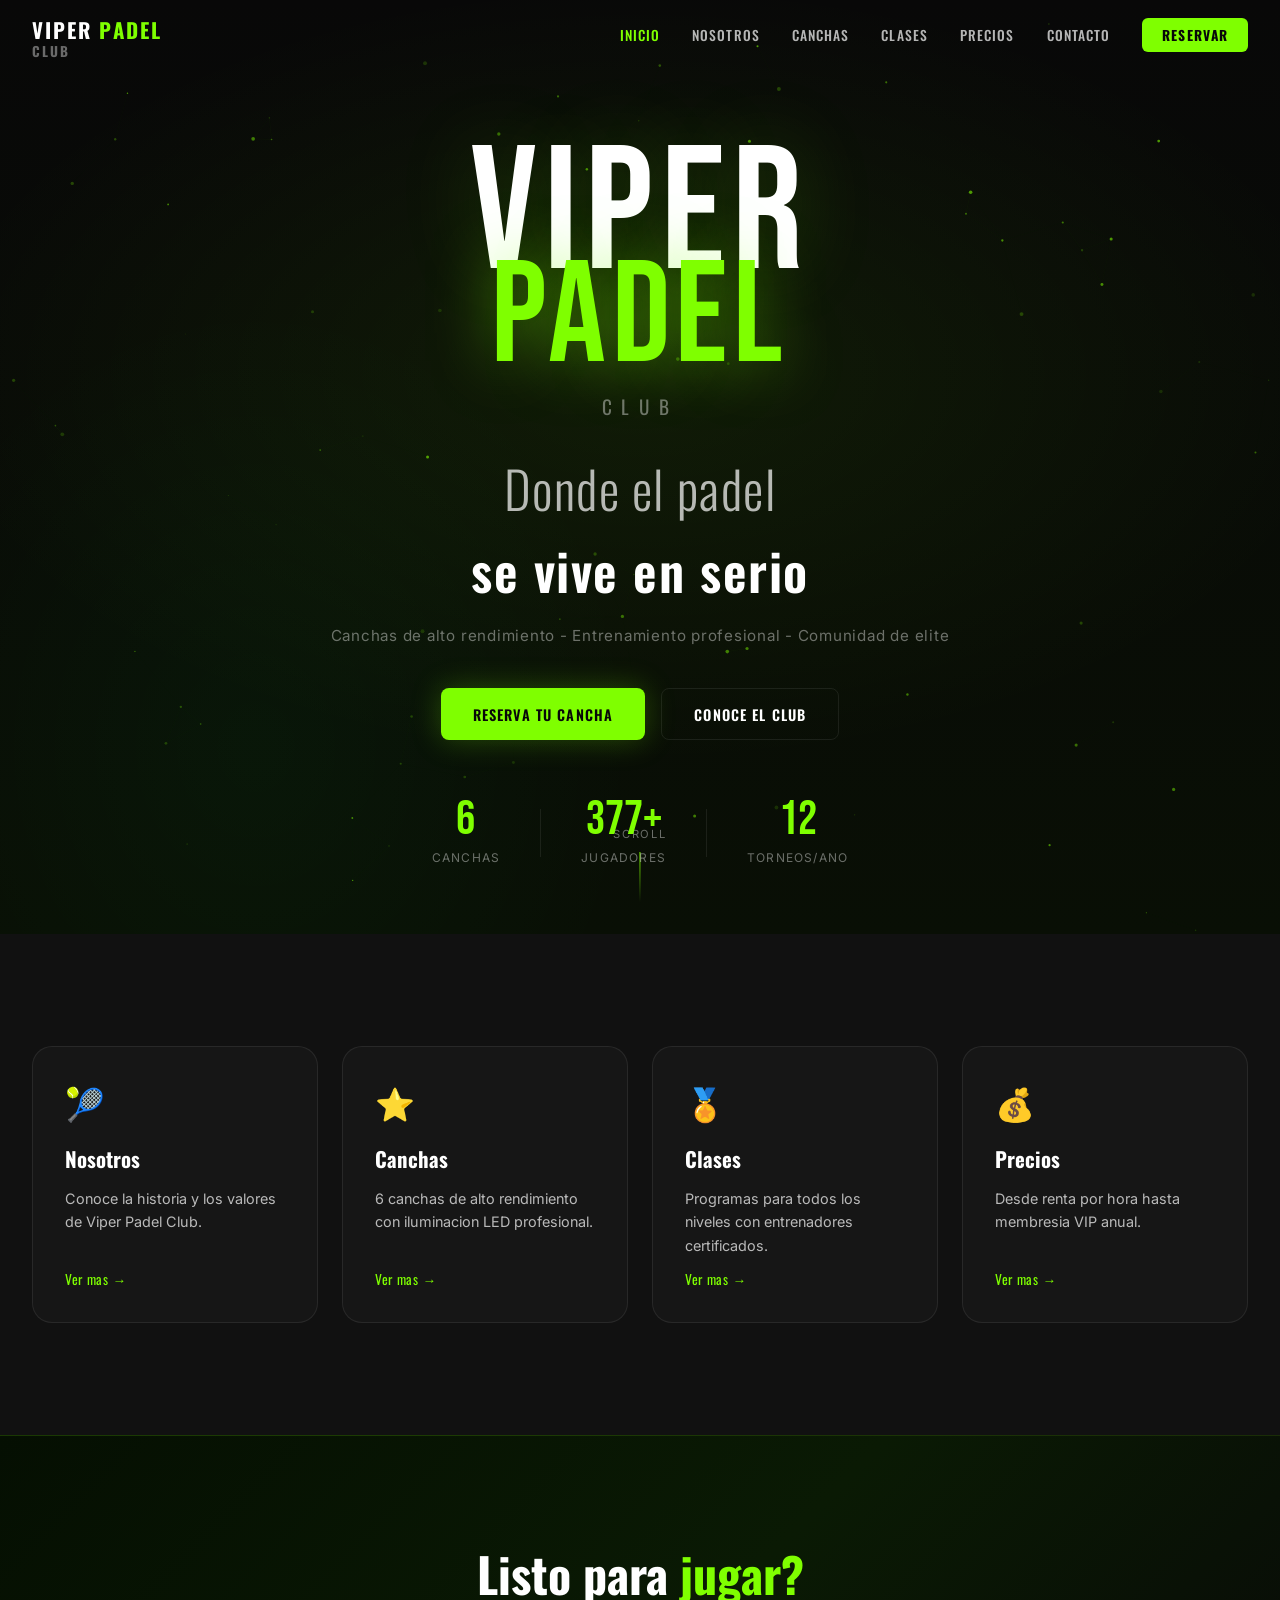
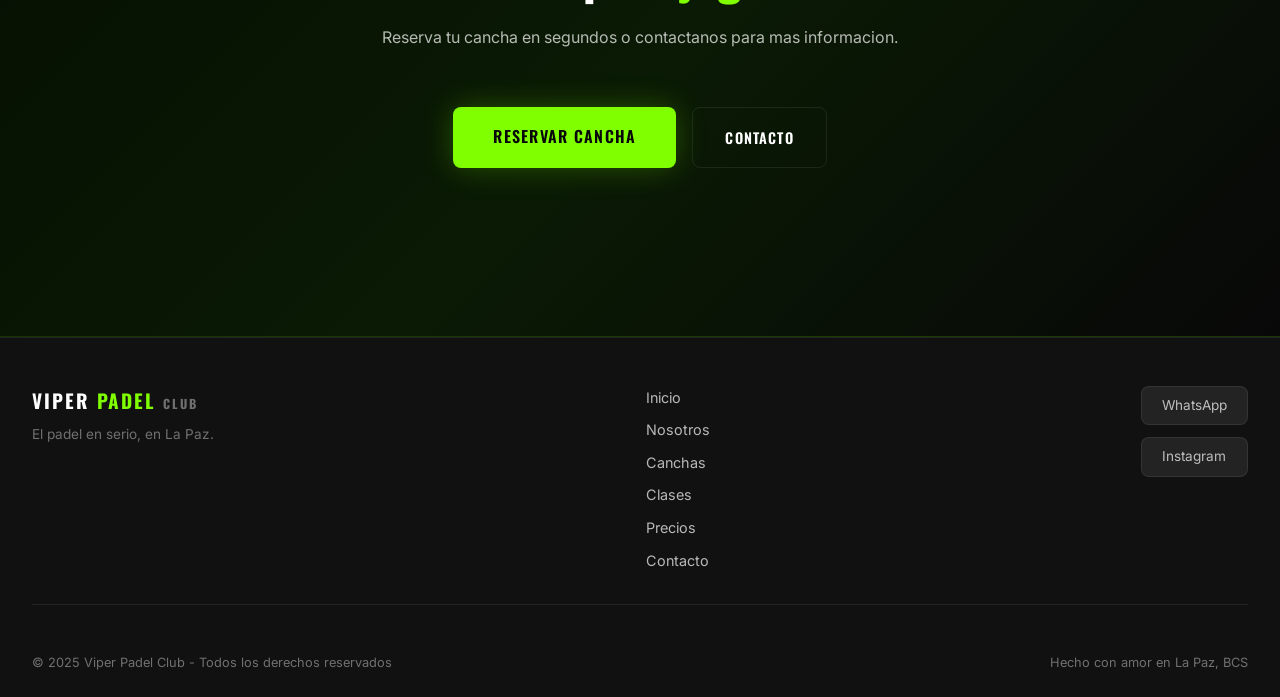
<file: index.html>
<!DOCTYPE html>
<html lang="es">
<head>
  <meta charset="UTF-8" />
  <meta name="viewport" content="width=device-width, initial-scale=1.0" />
  <title>Viper Padel Club</title>
  <link rel="preconnect" href="https://fonts.googleapis.com" />
  <link rel="preconnect" href="https://fonts.gstatic.com" crossorigin />
  <link href="https://fonts.googleapis.com/css2?family=Bebas+Neue&family=Oswald:wght@300;400;500;600;700&family=Inter:wght@300;400;500;600&display=swap" rel="stylesheet" />
  <link rel="stylesheet" href="css/styles.css" />
</head>
<body>

  <!-- NAVBAR -->
  <nav class="navbar" id="navbar">
    <div class="nav-container">
      <a href="index.html" class="nav-logo">
        <span class="logo-text">VIPER <em>PADEL</em> <small>CLUB</small></span>
      </a>
      <button class="nav-toggle" id="navToggle" aria-label="Menu">
        <span></span><span></span><span></span>
      </button>
      <ul class="nav-links" id="navLinks">
        <li><a href="index.html" class="active">Inicio</a></li>
        <li><a href="nosotros.html">Nosotros</a></li>
        <li><a href="canchas.html">Canchas</a></li>
        <li><a href="clases.html">Clases</a></li>
        <li><a href="precios.html">Precios</a></li>
        <li><a href="contacto.html">Contacto</a></li>
        <li><a href="reservar.html" class="nav-cta">Reservar</a></li>
      </ul>
    </div>
  </nav>

  <!-- HERO -->
  <section class="hero" id="hero">
    <div class="hero-bg"></div>
    <div class="hero-particles" id="particles"></div>
    <div class="hero-content">
      <div class="hero-logo">
        <div class="hero-logo-text">
          <span class="viper">VIPER</span>
          <span class="padel">PADEL</span>
          <span class="club-label">CLUB</span>
        </div>
      </div>
      <h1 class="hero-title">Donde el padel<br /><em>se vive en serio</em></h1>
      <p class="hero-sub">Canchas de alto rendimiento - Entrenamiento profesional - Comunidad de elite</p>
      <div class="hero-actions">
        <a href="reservar.html" class="btn btn-primary">Reserva tu cancha</a>
        <a href="nosotros.html" class="btn btn-ghost">Conoce el club</a>
      </div>
      <div class="hero-stats">
        <div class="stat"><span class="stat-n">6</span><span class="stat-l">Canchas</span></div>
        <div class="stat-divider"></div>
        <div class="stat"><span class="stat-n">500+</span><span class="stat-l">Jugadores</span></div>
        <div class="stat-divider"></div>
        <div class="stat"><span class="stat-n">12</span><span class="stat-l">Torneos/ano</span></div>
      </div>
    </div>
    <a href="nosotros.html" class="hero-scroll">
      <span>Scroll</span>
      <div class="scroll-line"></div>
    </a>
  </section>

  <!-- QUICK SECTIONS -->
  <section class="section section-dark">
    <div class="container">
      <div class="quick-grid">
        <a href="nosotros.html" class="quick-card" data-animate>
          <div class="quick-icon">&#127934;</div>
          <h3>Nosotros</h3>
          <p>Conoce la historia y los valores de Viper Padel Club.</p>
          <span class="quick-link">Ver mas &rarr;</span>
        </a>
        <a href="canchas.html" class="quick-card" data-animate>
          <div class="quick-icon">&#11088;</div>
          <h3>Canchas</h3>
          <p>6 canchas de alto rendimiento con iluminacion LED profesional.</p>
          <span class="quick-link">Ver mas &rarr;</span>
        </a>
        <a href="clases.html" class="quick-card" data-animate>
          <div class="quick-icon">&#127941;</div>
          <h3>Clases</h3>
          <p>Programas para todos los niveles con entrenadores certificados.</p>
          <span class="quick-link">Ver mas &rarr;</span>
        </a>
        <a href="precios.html" class="quick-card" data-animate>
          <div class="quick-icon">&#128176;</div>
          <h3>Precios</h3>
          <p>Desde renta por hora hasta membresia VIP anual.</p>
          <span class="quick-link">Ver mas &rarr;</span>
        </a>
      </div>
    </div>
  </section>

  <!-- CTA -->
  <section class="section section-accent">
    <div class="container" style="text-align:center">
      <h2 class="section-title centered" data-animate>Listo para <em>jugar?</em></h2>
      <p class="section-sub centered" data-animate>Reserva tu cancha en segundos o contactanos para mas informacion.</p>
      <div class="hero-actions" data-animate>
        <a href="reservar.html" class="btn btn-primary btn-lg">Reservar cancha</a>
        <a href="contacto.html" class="btn btn-ghost">Contacto</a>
      </div>
    </div>
  </section>

  <!-- FOOTER -->
  <footer class="footer">
    <div class="container">
      <div class="footer-top">
        <div class="footer-brand">
          <div class="footer-logo-text">VIPER <em>PADEL</em> <small>CLUB</small></div>
          <p>El padel en serio, en La Paz.</p>
        </div>
        <div class="footer-links">
          <a href="index.html">Inicio</a>
          <a href="nosotros.html">Nosotros</a>
          <a href="canchas.html">Canchas</a>
          <a href="clases.html">Clases</a>
          <a href="precios.html">Precios</a>
          <a href="contacto.html">Contacto</a>
        </div>
        <div class="footer-social">
          <a href="https://wa.me/526122136456" target="_blank" class="social-btn">WhatsApp</a>
          <a href="https://www.instagram.com/viper_padelclublpz/" target="_blank" class="social-btn">Instagram</a>
        </div>
      </div>
      <div class="footer-bottom">
        <span>&copy; 2025 Viper Padel Club - Todos los derechos reservados</span>
        <span>Hecho con amor en La Paz, BCS</span>
      </div>
    </div>
  </footer>

  <script src="js/main.js"></script>
</body>
</html>
</file>
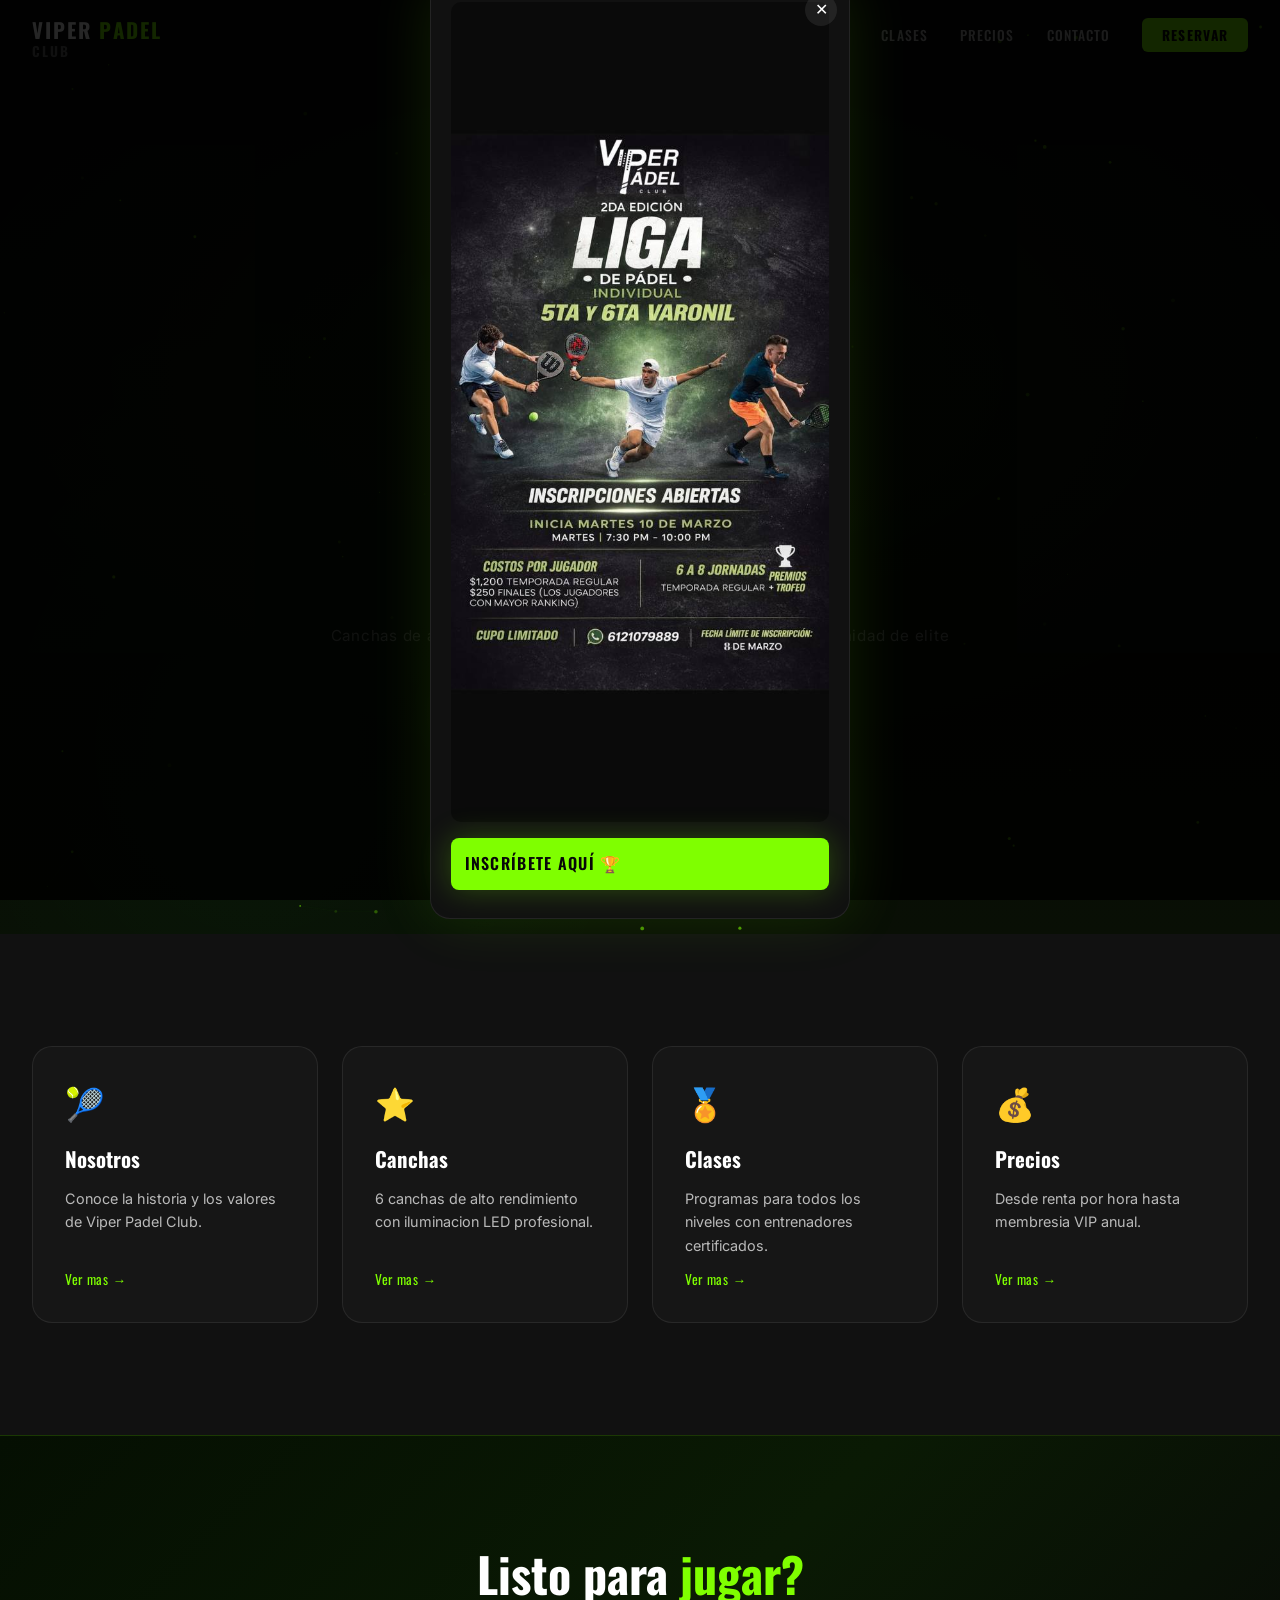
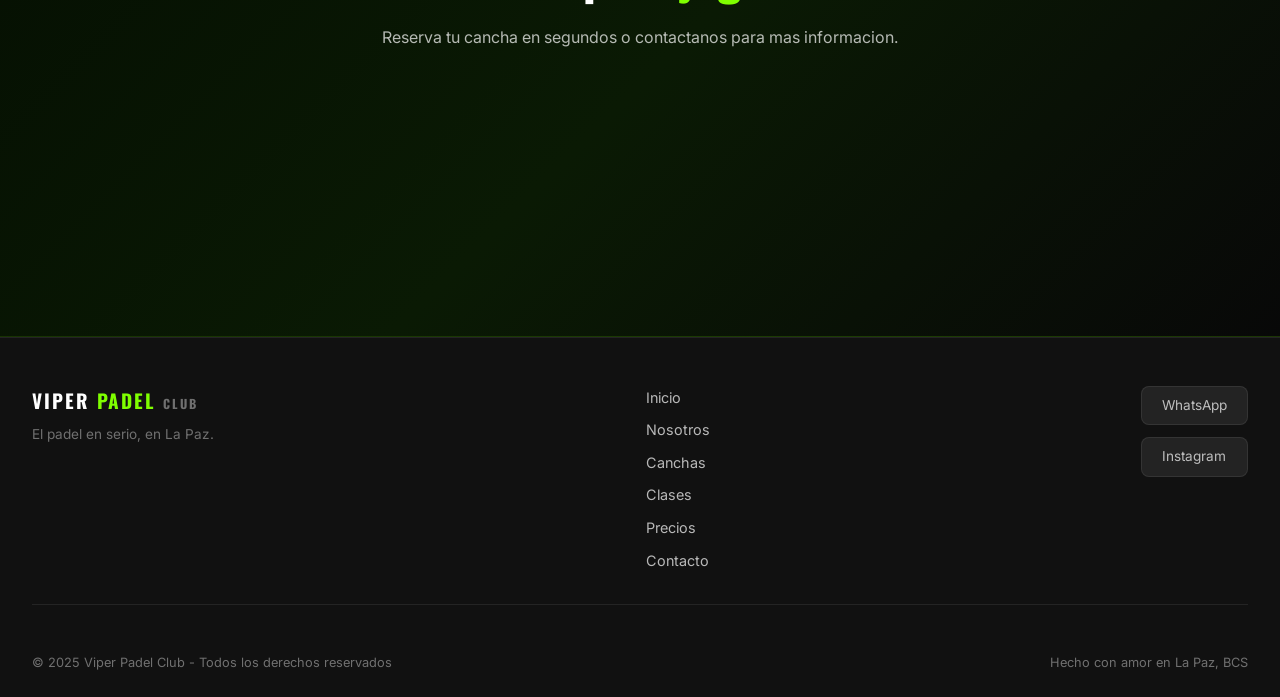
<file: docs/index.html>
<!DOCTYPE html>
<html lang="es">
<head>
  <meta charset="UTF-8" />
  <meta name="viewport" content="width=device-width, initial-scale=1.0" />
  <title>Viper Padel Club</title>
  <link rel="preconnect" href="https://fonts.googleapis.com" />
  <link rel="preconnect" href="https://fonts.gstatic.com" crossorigin />
  <link href="https://fonts.googleapis.com/css2?family=Bebas+Neue&family=Oswald:wght@300;400;500;600;700&family=Inter:wght@300;400;500;600&display=swap" rel="stylesheet" />
  <link rel="stylesheet" href="css/styles.css" />
</head>
<body>

  <!-- NAVBAR -->
  <nav class="navbar" id="navbar">
    <div class="nav-container">
      <a href="index.html" class="nav-logo">
        <span class="logo-text">VIPER <em>PADEL</em> <small>CLUB</small></span>
      </a>
      <button class="nav-toggle" id="navToggle" aria-label="Menu">
        <span></span><span></span><span></span>
      </button>
      <ul class="nav-links" id="navLinks">
        <li><a href="index.html" class="active">Inicio</a></li>
        <li><a href="nosotros.html">Nosotros</a></li>
        <li><a href="canchas.html">Canchas</a></li>
        <li><a href="clases.html">Clases</a></li>
        <li><a href="precios.html">Precios</a></li>
        <li><a href="contacto.html">Contacto</a></li>
        <li><a href="reservar.html" class="nav-cta">Reservar</a></li>
      </ul>
    </div>
  </nav>

  <!-- HERO -->
  <section class="hero" id="hero">
    <div class="hero-bg"></div>
    <div class="hero-particles" id="particles"></div>
    <div class="hero-content">
      <div class="hero-logo">
        <div class="hero-logo-text">
          <span class="viper">VIPER</span>
          <span class="padel">PADEL</span>
          <span class="club-label">CLUB</span>
        </div>
      </div>
      <h1 class="hero-title">Donde el padel<br /><em>se vive en serio</em></h1>
      <p class="hero-sub">Canchas de alto rendimiento - Entrenamiento profesional - Comunidad de elite</p>
      <div class="hero-actions">
        <a href="reservar.html" class="btn btn-primary">Reserva tu cancha</a>
        <a href="nosotros.html" class="btn btn-ghost">Conoce el club</a>
      </div>
      <div class="hero-stats">
        <div class="stat"><span class="stat-n">6</span><span class="stat-l">Canchas</span></div>
        <div class="stat-divider"></div>
        <div class="stat"><span class="stat-n">500+</span><span class="stat-l">Jugadores</span></div>
        <div class="stat-divider"></div>
        <div class="stat"><span class="stat-n">12</span><span class="stat-l">Torneos/ano</span></div>
      </div>
    </div>
    <a href="nosotros.html" class="hero-scroll">
      <span>Scroll</span>
      <div class="scroll-line"></div>
    </a>
  </section>

  <!-- QUICK SECTIONS -->
  <section class="section section-dark">
    <div class="container">
      <div class="quick-grid">
        <a href="nosotros.html" class="quick-card" data-animate>
          <div class="quick-icon">&#127934;</div>
          <h3>Nosotros</h3>
          <p>Conoce la historia y los valores de Viper Padel Club.</p>
          <span class="quick-link">Ver mas &rarr;</span>
        </a>
        <a href="canchas.html" class="quick-card" data-animate>
          <div class="quick-icon">&#11088;</div>
          <h3>Canchas</h3>
          <p>6 canchas de alto rendimiento con iluminacion LED profesional.</p>
          <span class="quick-link">Ver mas &rarr;</span>
        </a>
        <a href="clases.html" class="quick-card" data-animate>
          <div class="quick-icon">&#127941;</div>
          <h3>Clases</h3>
          <p>Programas para todos los niveles con entrenadores certificados.</p>
          <span class="quick-link">Ver mas &rarr;</span>
        </a>
        <a href="precios.html" class="quick-card" data-animate>
          <div class="quick-icon">&#128176;</div>
          <h3>Precios</h3>
          <p>Desde renta por hora hasta membresia VIP anual.</p>
          <span class="quick-link">Ver mas &rarr;</span>
        </a>
      </div>
    </div>
  </section>

  <!-- CTA -->
  <section class="section section-accent">
    <div class="container" style="text-align:center">
      <h2 class="section-title centered" data-animate>Listo para <em>jugar?</em></h2>
      <p class="section-sub centered" data-animate>Reserva tu cancha en segundos o contactanos para mas informacion.</p>
      <div class="hero-actions" data-animate>
        <a href="reservar.html" class="btn btn-primary btn-lg">Reservar cancha</a>
        <a href="contacto.html" class="btn btn-ghost">Contacto</a>
      </div>
    </div>
  </section>

  <!-- FOOTER -->
  <footer class="footer">
    <div class="container">
      <div class="footer-top">
        <div class="footer-brand">
          <div class="footer-logo-text">VIPER <em>PADEL</em> <small>CLUB</small></div>
          <p>El padel en serio, en La Paz.</p>
        </div>
        <div class="footer-links">
          <a href="index.html">Inicio</a>
          <a href="nosotros.html">Nosotros</a>
          <a href="canchas.html">Canchas</a>
          <a href="clases.html">Clases</a>
          <a href="precios.html">Precios</a>
          <a href="contacto.html">Contacto</a>
        </div>
        <div class="footer-social">
          <a href="https://wa.me/526122136456" target="_blank" class="social-btn">WhatsApp</a>
          <a href="https://www.instagram.com/viper_padelclublpz/" target="_blank" class="social-btn">Instagram</a>
        </div>
      </div>
      <div class="footer-bottom">
        <span>&copy; 2025 Viper Padel Club - Todos los derechos reservados</span>
        <span>Hecho con amor en La Paz, BCS</span>
      </div>
    </div>
  </footer>

  <!-- POPUP LIGA PÁDEL -->
  <div id="ligaPopup" class="liga-popup-overlay">
    <div class="liga-popup-box">
      <button class="liga-popup-close" id="ligaPopupClose" aria-label="Cerrar">✕</button>
      <img src="assets/liga-padel.jpg" alt="2da Edición Liga de Pádel Individual - Inscripciones Abiertas" class="liga-popup-img" />
      <a href="https://wa.me/525638357341" target="_blank" class="btn btn-primary liga-popup-btn">
        Inscríbete aquí 🏆
      </a>
    </div>
  </div>

  <script src="js/main.js"></script>
</body>
</html>
</file>
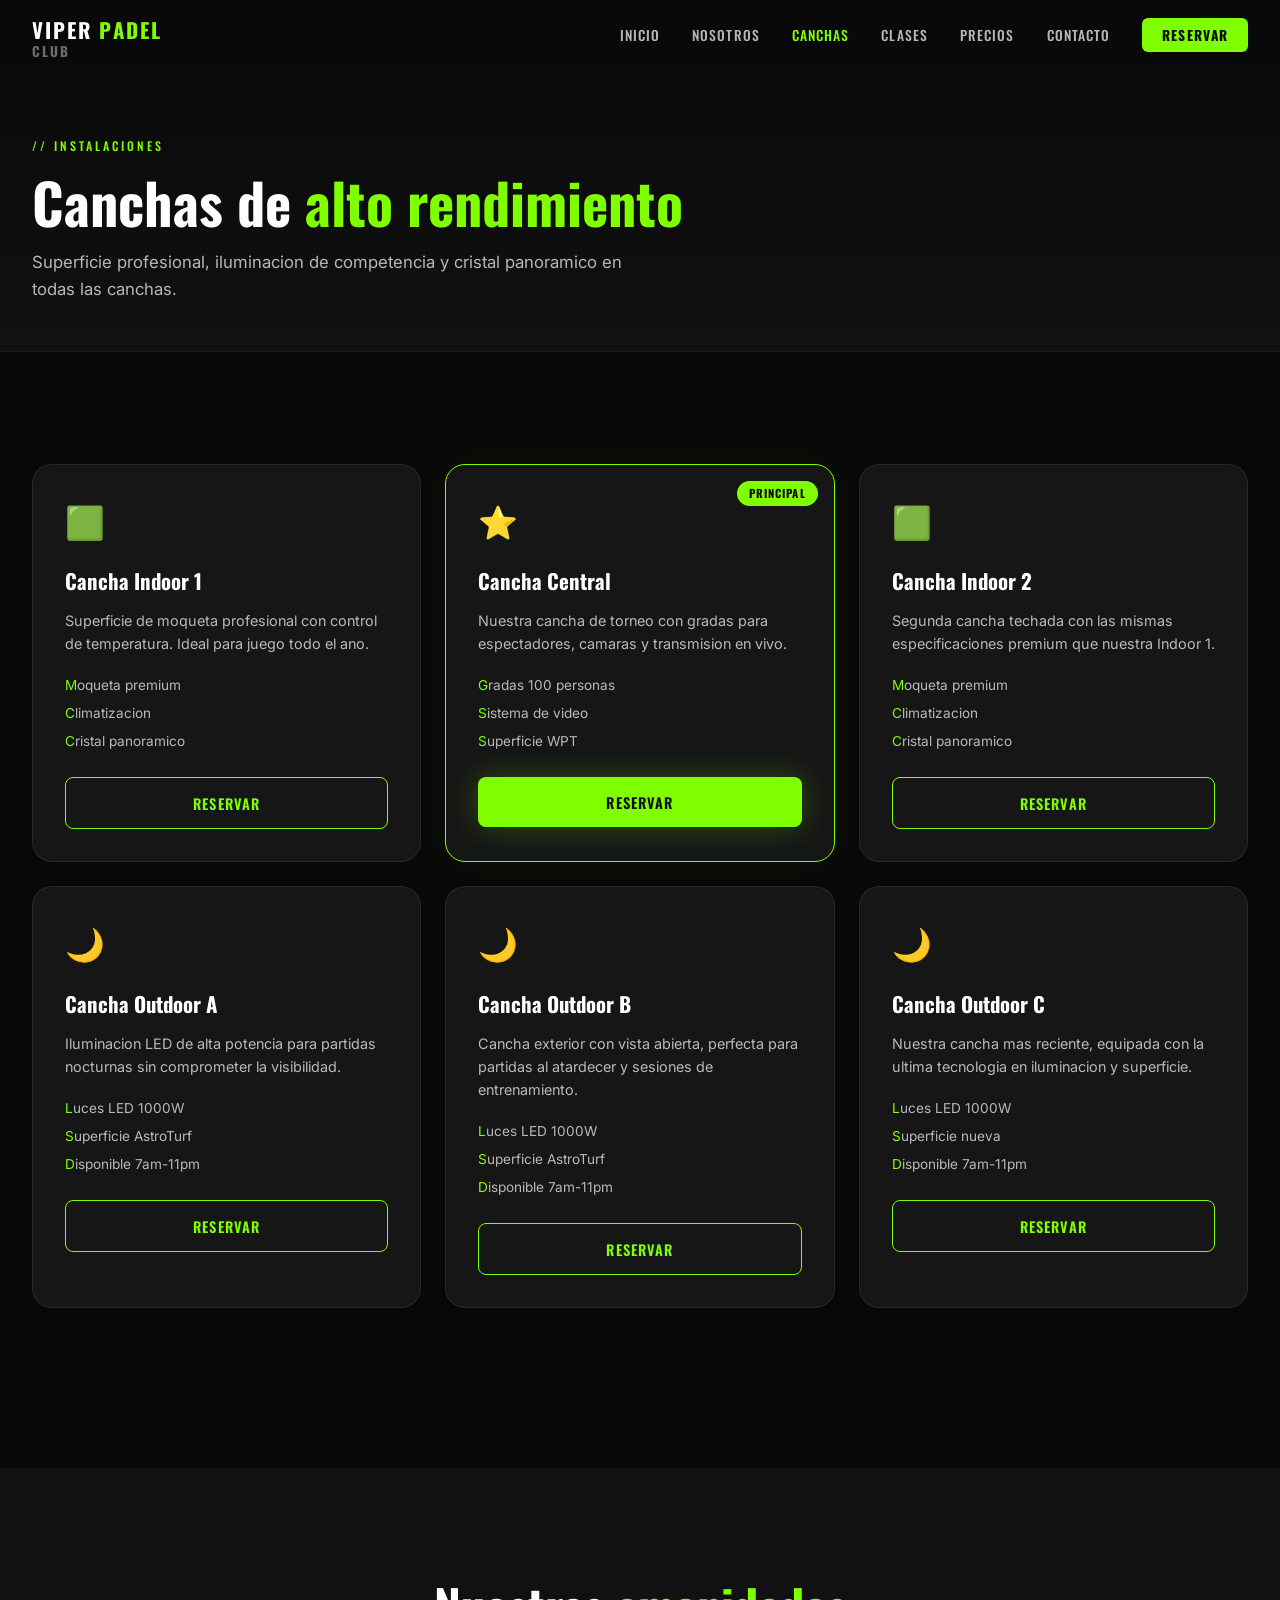
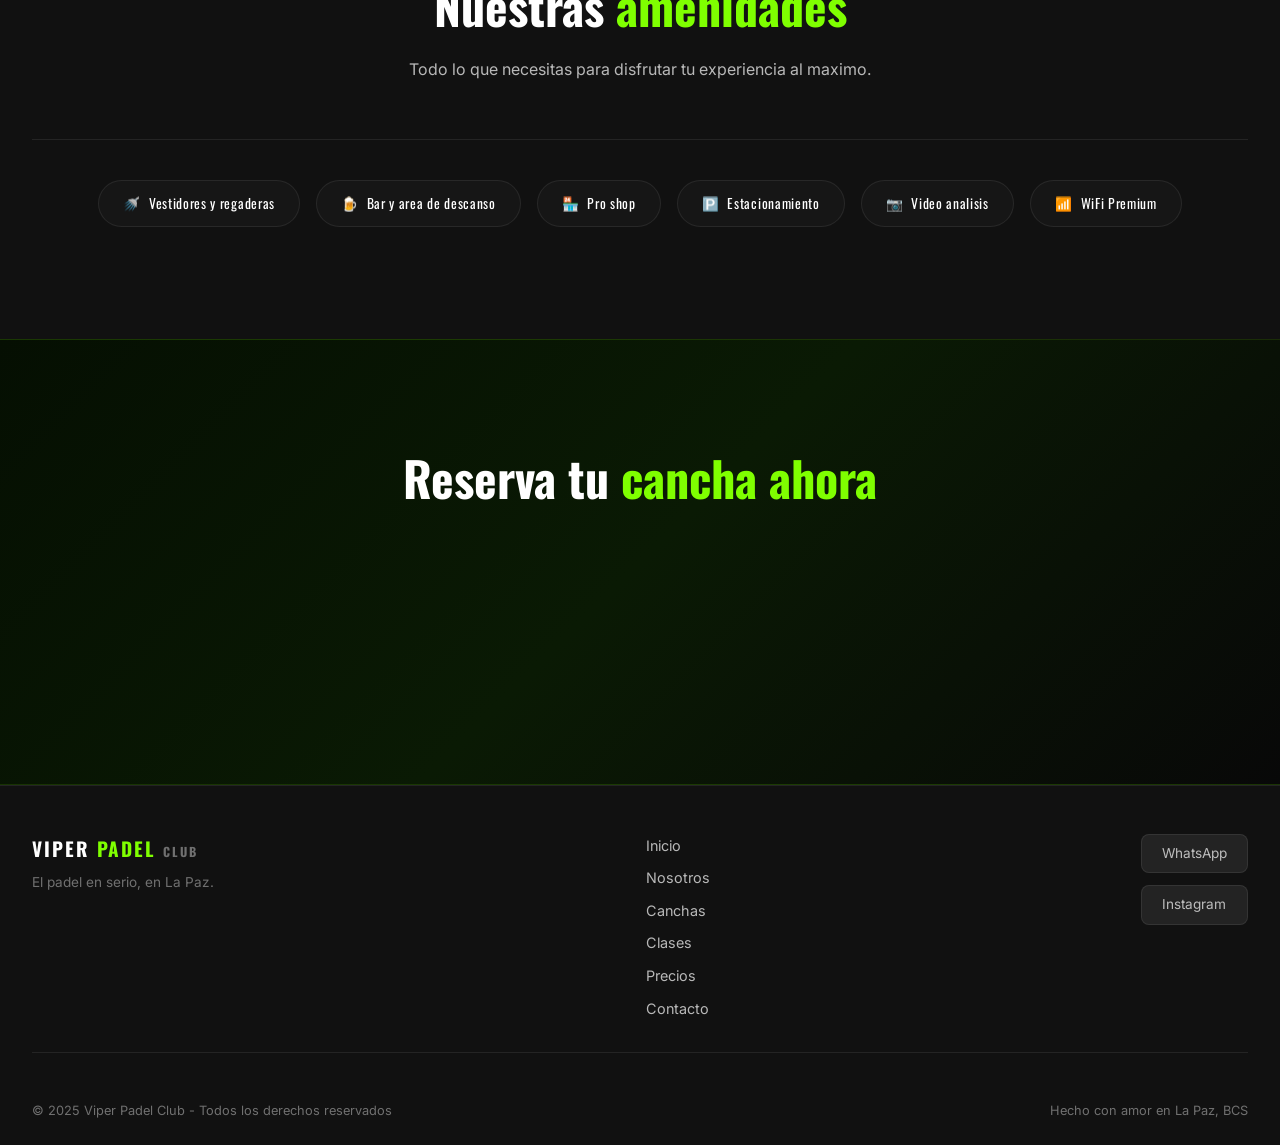
<file: canchas.html>
<!DOCTYPE html>
<html lang="es">
<head>
  <meta charset="UTF-8" />
  <meta name="viewport" content="width=device-width, initial-scale=1.0" />
  <title>Canchas - Viper Padel Club</title>
  <link rel="preconnect" href="https://fonts.googleapis.com" />
  <link rel="preconnect" href="https://fonts.gstatic.com" crossorigin />
  <link href="https://fonts.googleapis.com/css2?family=Bebas+Neue&family=Oswald:wght@300;400;500;600;700&family=Inter:wght@300;400;500;600&display=swap" rel="stylesheet" />
  <link rel="stylesheet" href="css/styles.css" />
</head>
<body>

  <!-- NAVBAR -->
  <nav class="navbar scrolled" id="navbar">
    <div class="nav-container">
      <a href="index.html" class="nav-logo">
        <span class="logo-text">VIPER <em>PADEL</em> <small>CLUB</small></span>
      </a>
      <button class="nav-toggle" id="navToggle" aria-label="Menu">
        <span></span><span></span><span></span>
      </button>
      <ul class="nav-links" id="navLinks">
        <li><a href="index.html">Inicio</a></li>
        <li><a href="nosotros.html">Nosotros</a></li>
        <li><a href="canchas.html" class="active">Canchas</a></li>
        <li><a href="clases.html">Clases</a></li>
        <li><a href="precios.html">Precios</a></li>
        <li><a href="contacto.html">Contacto</a></li>
        <li><a href="reservar.html" class="nav-cta">Reservar</a></li>
      </ul>
    </div>
  </nav>

  <!-- PAGE HEADER -->
  <section class="page-header">
    <div class="container">
      <div class="section-label">// INSTALACIONES</div>
      <h1 class="page-header-title">Canchas de <em>alto rendimiento</em></h1>
      <p class="page-header-sub">Superficie profesional, iluminacion de competencia y cristal panoramico en todas las canchas.</p>
    </div>
  </section>

  <!-- COURTS -->
  <section class="section">
    <div class="container">
      <div class="courts-grid">
        <div class="court-card" data-animate>
          <div class="court-icon">&#129001;</div>
          <h3>Cancha Indoor 1</h3>
          <p>Superficie de moqueta profesional con control de temperatura. Ideal para juego todo el ano.</p>
          <ul class="court-features">
            <li>Moqueta premium</li>
            <li>Climatizacion</li>
            <li>Cristal panoramico</li>
          </ul>
          <a href="reservar.html" class="btn btn-outline btn-full" style="margin-top:1.5rem">Reservar</a>
        </div>
        <div class="court-card featured" data-animate>
          <div class="court-badge">Principal</div>
          <div class="court-icon">&#11088;</div>
          <h3>Cancha Central</h3>
          <p>Nuestra cancha de torneo con gradas para espectadores, camaras y transmision en vivo.</p>
          <ul class="court-features">
            <li>Gradas 100 personas</li>
            <li>Sistema de video</li>
            <li>Superficie WPT</li>
          </ul>
          <a href="reservar.html" class="btn btn-primary btn-full" style="margin-top:1.5rem">Reservar</a>
        </div>
        <div class="court-card" data-animate>
          <div class="court-icon">&#129001;</div>
          <h3>Cancha Indoor 2</h3>
          <p>Segunda cancha techada con las mismas especificaciones premium que nuestra Indoor 1.</p>
          <ul class="court-features">
            <li>Moqueta premium</li>
            <li>Climatizacion</li>
            <li>Cristal panoramico</li>
          </ul>
          <a href="reservar.html" class="btn btn-outline btn-full" style="margin-top:1.5rem">Reservar</a>
        </div>
        <div class="court-card" data-animate>
          <div class="court-icon">&#127769;</div>
          <h3>Cancha Outdoor A</h3>
          <p>Iluminacion LED de alta potencia para partidas nocturnas sin comprometer la visibilidad.</p>
          <ul class="court-features">
            <li>Luces LED 1000W</li>
            <li>Superficie AstroTurf</li>
            <li>Disponible 7am-11pm</li>
          </ul>
          <a href="reservar.html" class="btn btn-outline btn-full" style="margin-top:1.5rem">Reservar</a>
        </div>
        <div class="court-card" data-animate>
          <div class="court-icon">&#127769;</div>
          <h3>Cancha Outdoor B</h3>
          <p>Cancha exterior con vista abierta, perfecta para partidas al atardecer y sesiones de entrenamiento.</p>
          <ul class="court-features">
            <li>Luces LED 1000W</li>
            <li>Superficie AstroTurf</li>
            <li>Disponible 7am-11pm</li>
          </ul>
          <a href="reservar.html" class="btn btn-outline btn-full" style="margin-top:1.5rem">Reservar</a>
        </div>
        <div class="court-card" data-animate>
          <div class="court-icon">&#127769;</div>
          <h3>Cancha Outdoor C</h3>
          <p>Nuestra cancha mas reciente, equipada con la ultima tecnologia en iluminacion y superficie.</p>
          <ul class="court-features">
            <li>Luces LED 1000W</li>
            <li>Superficie nueva</li>
            <li>Disponible 7am-11pm</li>
          </ul>
          <a href="reservar.html" class="btn btn-outline btn-full" style="margin-top:1.5rem">Reservar</a>
        </div>
      </div>
    </div>
  </section>

  <!-- AMENITIES -->
  <section class="section section-dark">
    <div class="container">
      <h2 class="section-title centered" data-animate>Nuestras <em>amenidades</em></h2>
      <p class="section-sub centered" data-animate>Todo lo que necesitas para disfrutar tu experiencia al maximo.</p>
      <div class="amenities">
        <div class="amenity" data-animate><span>&#128703;</span> Vestidores y regaderas</div>
        <div class="amenity" data-animate><span>&#127866;</span> Bar y area de descanso</div>
        <div class="amenity" data-animate><span>&#127978;</span> Pro shop</div>
        <div class="amenity" data-animate><span>&#127359;&#65039;</span> Estacionamiento</div>
        <div class="amenity" data-animate><span>&#128247;</span> Video analisis</div>
        <div class="amenity" data-animate><span>&#128246;</span> WiFi Premium</div>
      </div>
    </div>
  </section>

  <!-- CTA -->
  <section class="section section-accent">
    <div class="container" style="text-align:center">
      <h2 class="section-title centered" data-animate>Reserva tu <em>cancha ahora</em></h2>
      <p class="section-sub centered" data-animate>Elige el dia, la hora y la cancha que prefieras.</p>
      <a href="reservar.html" class="btn btn-primary btn-lg" data-animate>Reservar cancha</a>
    </div>
  </section>

  <!-- FOOTER -->
  <footer class="footer">
    <div class="container">
      <div class="footer-top">
        <div class="footer-brand">
          <div class="footer-logo-text">VIPER <em>PADEL</em> <small>CLUB</small></div>
          <p>El padel en serio, en La Paz.</p>
        </div>
        <div class="footer-links">
          <a href="index.html">Inicio</a>
          <a href="nosotros.html">Nosotros</a>
          <a href="canchas.html">Canchas</a>
          <a href="clases.html">Clases</a>
          <a href="precios.html">Precios</a>
          <a href="contacto.html">Contacto</a>
        </div>
        <div class="footer-social">
          <a href="https://wa.me/526122136456" target="_blank" class="social-btn">WhatsApp</a>
          <a href="https://www.instagram.com/viper_padelclublpz/" target="_blank" class="social-btn">Instagram</a>
        </div>
      </div>
      <div class="footer-bottom">
        <span>&copy; 2025 Viper Padel Club - Todos los derechos reservados</span>
        <span>Hecho con amor en La Paz, BCS</span>
      </div>
    </div>
  </footer>

  <script src="js/main.js"></script>
</body>
</html>
</file>
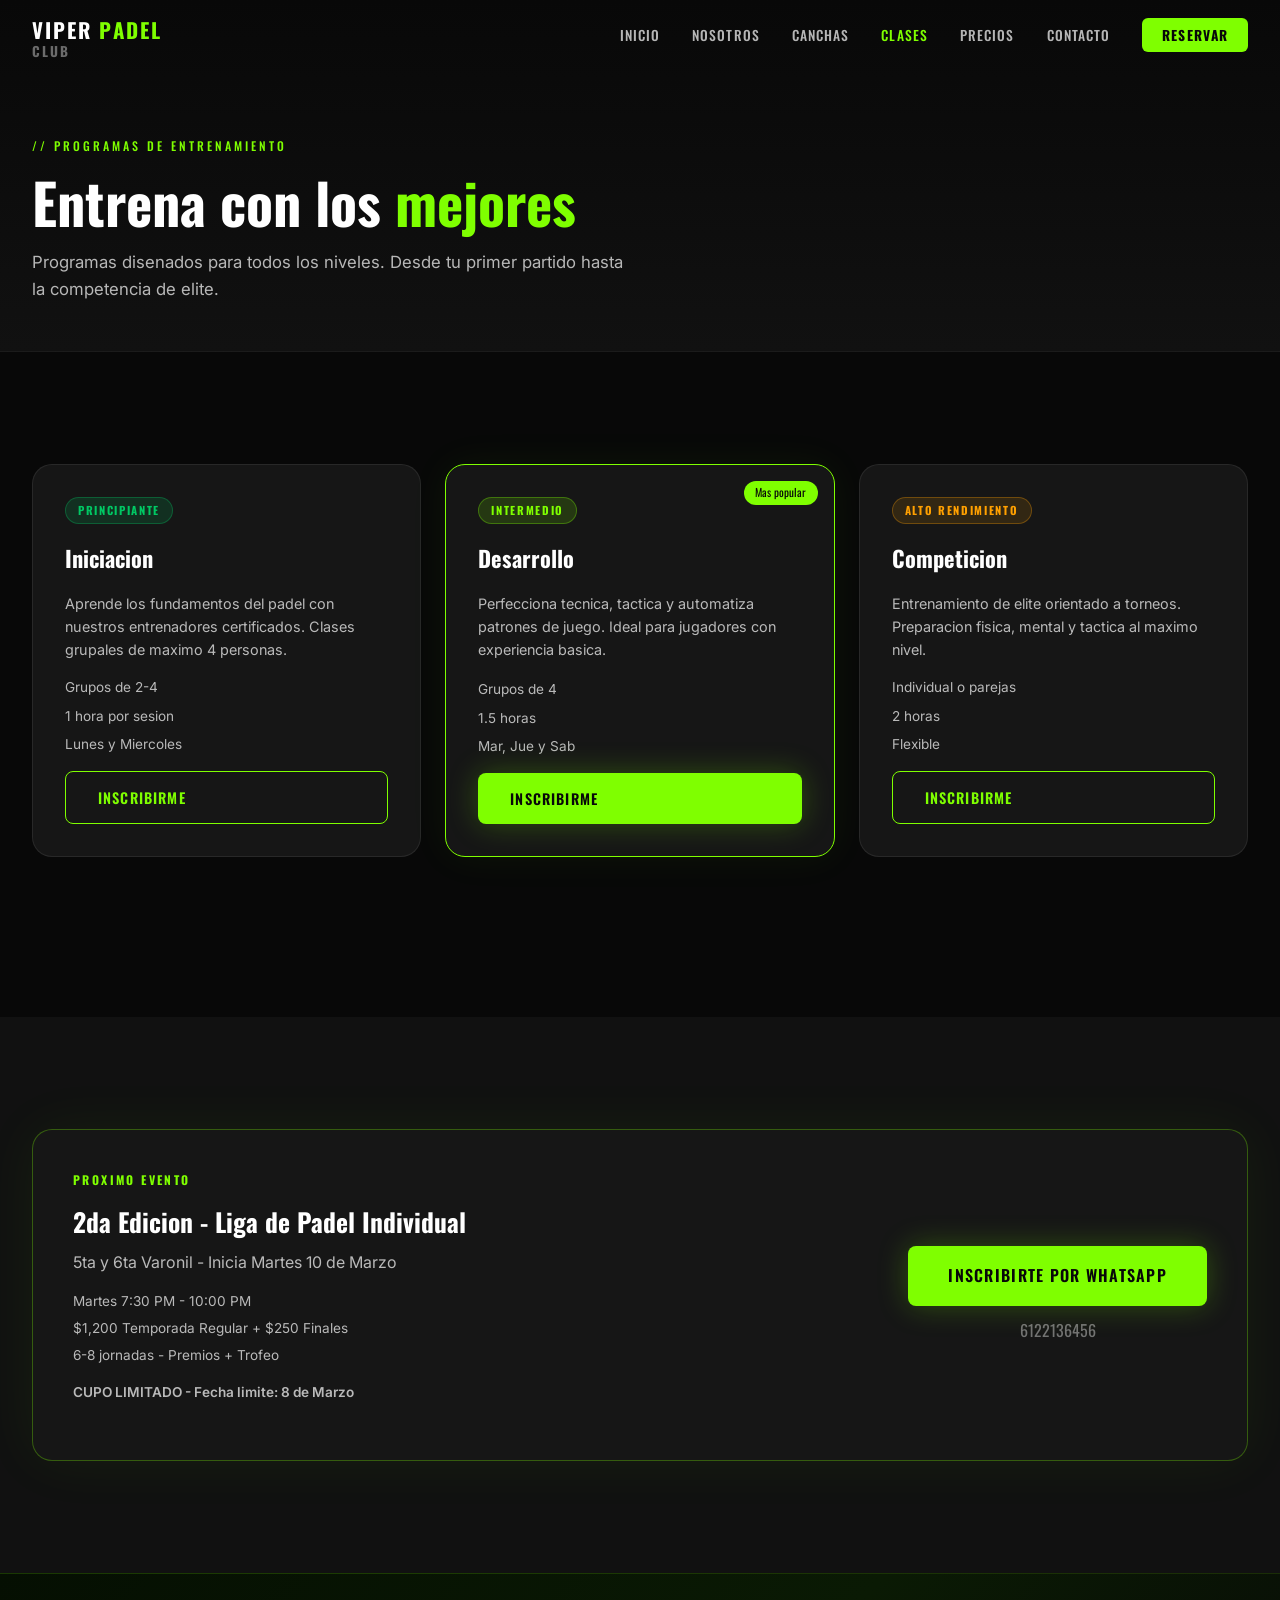
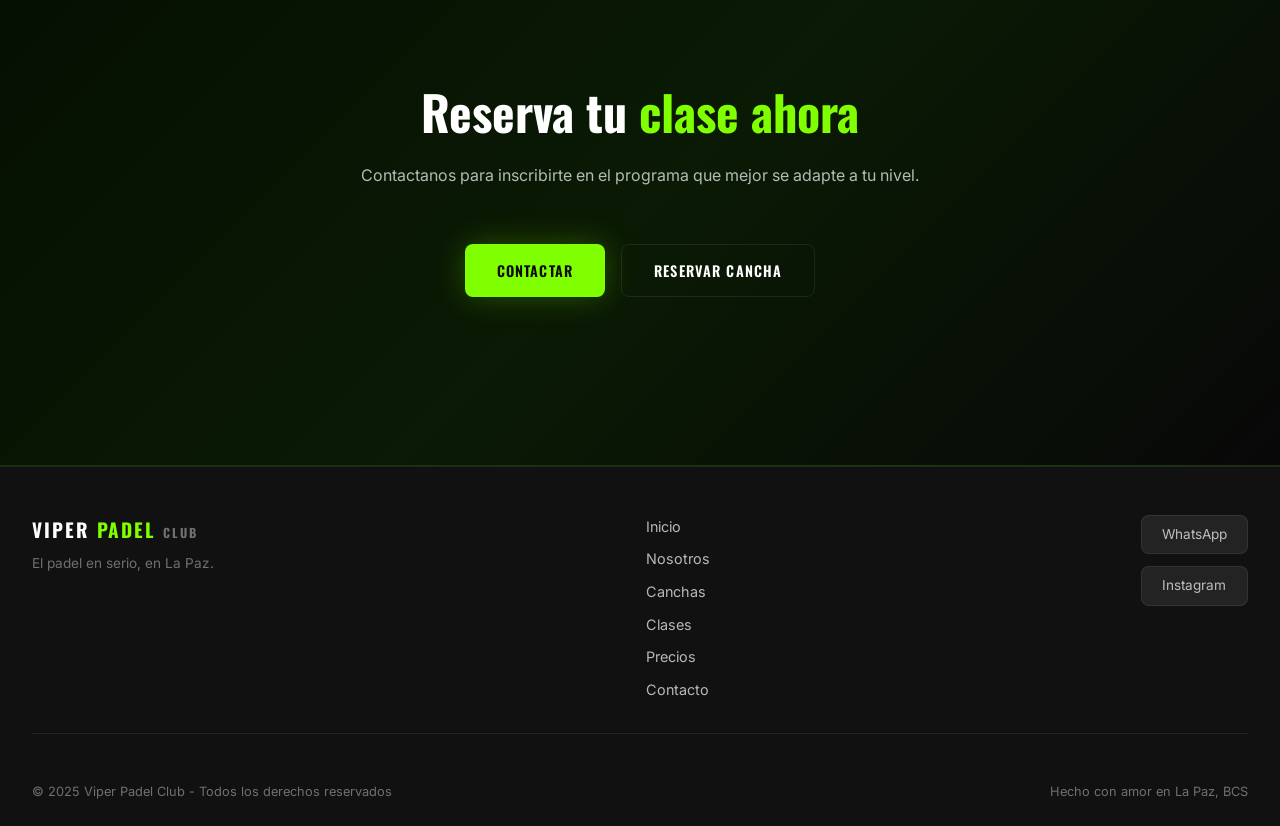
<file: clases.html>
<!DOCTYPE html>
<html lang="es">
<head>
  <meta charset="UTF-8" />
  <meta name="viewport" content="width=device-width, initial-scale=1.0" />
  <title>Clases - Viper Padel Club</title>
  <link rel="preconnect" href="https://fonts.googleapis.com" />
  <link rel="preconnect" href="https://fonts.gstatic.com" crossorigin />
  <link href="https://fonts.googleapis.com/css2?family=Bebas+Neue&family=Oswald:wght@300;400;500;600;700&family=Inter:wght@300;400;500;600&display=swap" rel="stylesheet" />
  <link rel="stylesheet" href="css/styles.css" />
</head>
<body>

  <!-- NAVBAR -->
  <nav class="navbar scrolled" id="navbar">
    <div class="nav-container">
      <a href="index.html" class="nav-logo">
        <span class="logo-text">VIPER <em>PADEL</em> <small>CLUB</small></span>
      </a>
      <button class="nav-toggle" id="navToggle" aria-label="Menu">
        <span></span><span></span><span></span>
      </button>
      <ul class="nav-links" id="navLinks">
        <li><a href="index.html">Inicio</a></li>
        <li><a href="nosotros.html">Nosotros</a></li>
        <li><a href="canchas.html">Canchas</a></li>
        <li><a href="clases.html" class="active">Clases</a></li>
        <li><a href="precios.html">Precios</a></li>
        <li><a href="contacto.html">Contacto</a></li>
        <li><a href="reservar.html" class="nav-cta">Reservar</a></li>
      </ul>
    </div>
  </nav>

  <!-- PAGE HEADER -->
  <section class="page-header">
    <div class="container">
      <div class="section-label">// PROGRAMAS DE ENTRENAMIENTO</div>
      <h1 class="page-header-title">Entrena con los <em>mejores</em></h1>
      <p class="page-header-sub">Programas disenados para todos los niveles. Desde tu primer partido hasta la competencia de elite.</p>
    </div>
  </section>

  <!-- PROGRAMS -->
  <section class="section">
    <div class="container">
      <div class="programs-grid">
        <div class="program-card" data-animate>
          <div class="program-level beginner">Principiante</div>
          <h3>Iniciacion</h3>
          <p>Aprende los fundamentos del padel con nuestros entrenadores certificados. Clases grupales de maximo 4 personas.</p>
          <div class="program-details">
            <div class="prog-detail"><span>Grupos de 2-4</span></div>
            <div class="prog-detail"><span>1 hora por sesion</span></div>
            <div class="prog-detail"><span>Lunes y Miercoles</span></div>
          </div>
          <a href="contacto.html" class="btn btn-outline">Inscribirme</a>
        </div>
        <div class="program-card featured" data-animate>
          <div class="program-level intermediate">Intermedio</div>
          <div class="popular-tag">Mas popular</div>
          <h3>Desarrollo</h3>
          <p>Perfecciona tecnica, tactica y automatiza patrones de juego. Ideal para jugadores con experiencia basica.</p>
          <div class="program-details">
            <div class="prog-detail"><span>Grupos de 4</span></div>
            <div class="prog-detail"><span>1.5 horas</span></div>
            <div class="prog-detail"><span>Mar, Jue y Sab</span></div>
          </div>
          <a href="contacto.html" class="btn btn-primary">Inscribirme</a>
        </div>
        <div class="program-card" data-animate>
          <div class="program-level advanced">Alto Rendimiento</div>
          <h3>Competicion</h3>
          <p>Entrenamiento de elite orientado a torneos. Preparacion fisica, mental y tactica al maximo nivel.</p>
          <div class="program-details">
            <div class="prog-detail"><span>Individual o parejas</span></div>
            <div class="prog-detail"><span>2 horas</span></div>
            <div class="prog-detail"><span>Flexible</span></div>
          </div>
          <a href="contacto.html" class="btn btn-outline">Inscribirme</a>
        </div>
      </div>
    </div>
  </section>

  <!-- LIGA PROMO -->
  <section class="section section-dark">
    <div class="container">
      <div class="liga-promo" data-animate>
        <div class="liga-promo-content">
          <div class="liga-tag">PROXIMO EVENTO</div>
          <h3>2da Edicion - Liga de Padel Individual</h3>
          <p>5ta y 6ta Varonil - Inicia Martes 10 de Marzo</p>
          <div class="liga-info">
            <span>Martes 7:30 PM - 10:00 PM</span>
            <span>$1,200 Temporada Regular + $250 Finales</span>
            <span>6-8 jornadas - Premios + Trofeo</span>
          </div>
          <p class="liga-urgency">CUPO LIMITADO - Fecha limite: 8 de Marzo</p>
        </div>
        <div class="liga-promo-cta">
          <a href="https://wa.me/526122136456" target="_blank" class="btn btn-primary btn-lg">
            Inscribirte por WhatsApp
          </a>
          <span class="liga-contact">6122136456</span>
        </div>
      </div>
    </div>
  </section>

  <!-- CTA -->
  <section class="section section-accent">
    <div class="container" style="text-align:center">
      <h2 class="section-title centered" data-animate>Reserva tu <em>clase ahora</em></h2>
      <p class="section-sub centered" data-animate>Contactanos para inscribirte en el programa que mejor se adapte a tu nivel.</p>
      <div class="hero-actions" data-animate>
        <a href="contacto.html" class="btn btn-primary">Contactar</a>
        <a href="reservar.html" class="btn btn-ghost">Reservar cancha</a>
      </div>
    </div>
  </section>

  <!-- FOOTER -->
  <footer class="footer">
    <div class="container">
      <div class="footer-top">
        <div class="footer-brand">
          <div class="footer-logo-text">VIPER <em>PADEL</em> <small>CLUB</small></div>
          <p>El padel en serio, en La Paz.</p>
        </div>
        <div class="footer-links">
          <a href="index.html">Inicio</a>
          <a href="nosotros.html">Nosotros</a>
          <a href="canchas.html">Canchas</a>
          <a href="clases.html">Clases</a>
          <a href="precios.html">Precios</a>
          <a href="contacto.html">Contacto</a>
        </div>
        <div class="footer-social">
          <a href="https://wa.me/526122136456" target="_blank" class="social-btn">WhatsApp</a>
          <a href="https://www.instagram.com/viper_padelclublpz/" target="_blank" class="social-btn">Instagram</a>
        </div>
      </div>
      <div class="footer-bottom">
        <span>&copy; 2025 Viper Padel Club - Todos los derechos reservados</span>
        <span>Hecho con amor en La Paz, BCS</span>
      </div>
    </div>
  </footer>

  <script src="js/main.js"></script>
</body>
</html>
</file>
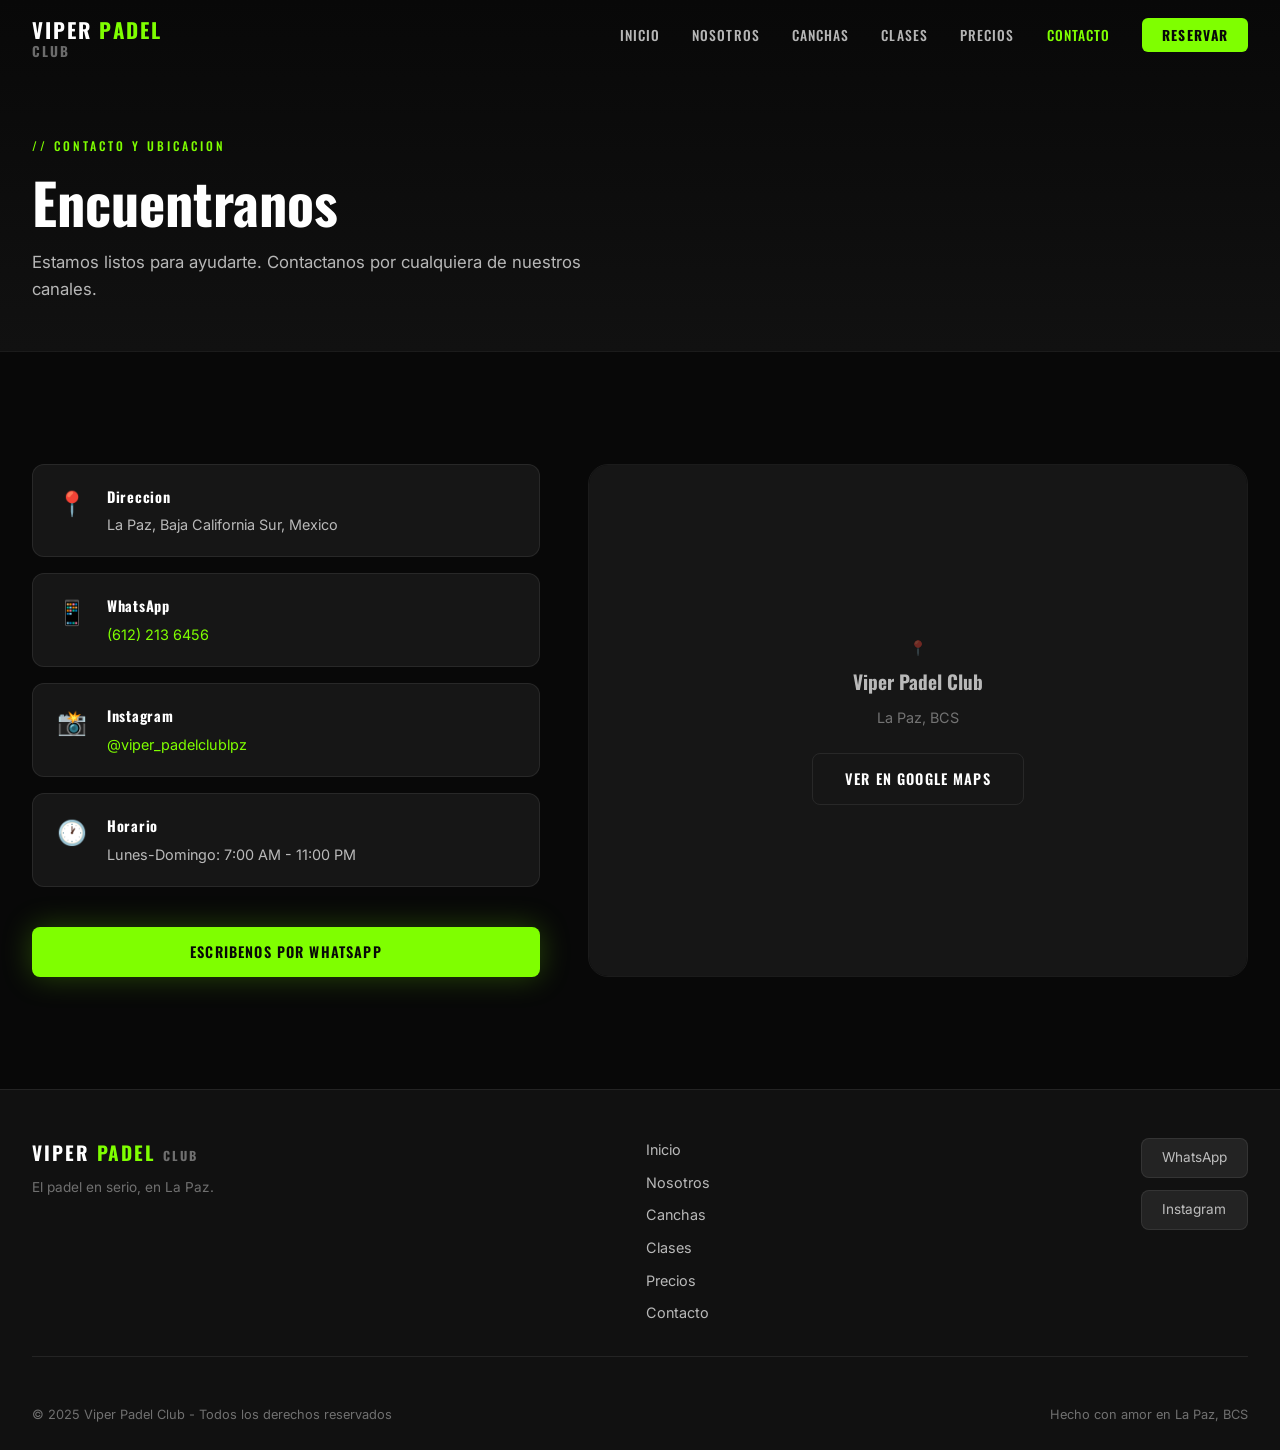
<file: contacto.html>
<!DOCTYPE html>
<html lang="es">
<head>
  <meta charset="UTF-8" />
  <meta name="viewport" content="width=device-width, initial-scale=1.0" />
  <title>Contacto - Viper Padel Club</title>
  <link rel="preconnect" href="https://fonts.googleapis.com" />
  <link rel="preconnect" href="https://fonts.gstatic.com" crossorigin />
  <link href="https://fonts.googleapis.com/css2?family=Bebas+Neue&family=Oswald:wght@300;400;500;600;700&family=Inter:wght@300;400;500;600&display=swap" rel="stylesheet" />
  <link rel="stylesheet" href="css/styles.css" />
</head>
<body>

  <!-- NAVBAR -->
  <nav class="navbar scrolled" id="navbar">
    <div class="nav-container">
      <a href="index.html" class="nav-logo">
        <span class="logo-text">VIPER <em>PADEL</em> <small>CLUB</small></span>
      </a>
      <button class="nav-toggle" id="navToggle" aria-label="Menu">
        <span></span><span></span><span></span>
      </button>
      <ul class="nav-links" id="navLinks">
        <li><a href="index.html">Inicio</a></li>
        <li><a href="nosotros.html">Nosotros</a></li>
        <li><a href="canchas.html">Canchas</a></li>
        <li><a href="clases.html">Clases</a></li>
        <li><a href="precios.html">Precios</a></li>
        <li><a href="contacto.html" class="active">Contacto</a></li>
        <li><a href="reservar.html" class="nav-cta">Reservar</a></li>
      </ul>
    </div>
  </nav>

  <!-- PAGE HEADER -->
  <section class="page-header">
    <div class="container">
      <div class="section-label">// CONTACTO Y UBICACION</div>
      <h1 class="page-header-title">Encuentranos</h1>
      <p class="page-header-sub">Estamos listos para ayudarte. Contactanos por cualquiera de nuestros canales.</p>
    </div>
  </section>

  <!-- CONTACT -->
  <section class="section">
    <div class="container">
      <div class="contact-grid">
        <div class="contact-info" data-animate>
          <div class="contact-card">
            <span class="contact-icon">&#128205;</span>
            <div>
              <strong>Direccion</strong>
              <p>La Paz, Baja California Sur, Mexico</p>
            </div>
          </div>
          <div class="contact-card">
            <span class="contact-icon">&#128241;</span>
            <div>
              <strong>WhatsApp</strong>
              <p><a href="https://wa.me/526122136456">(612) 213 6456</a></p>
            </div>
          </div>
          <div class="contact-card">
            <span class="contact-icon">&#128248;</span>
            <div>
              <strong>Instagram</strong>
              <p><a href="https://www.instagram.com/viper_padelclublpz/" target="_blank">@viper_padelclublpz</a></p>
            </div>
          </div>
          <div class="contact-card">
            <span class="contact-icon">&#128336;</span>
            <div>
              <strong>Horario</strong>
              <p>Lunes-Domingo: 7:00 AM - 11:00 PM</p>
            </div>
          </div>
          <a href="https://wa.me/526122136456" target="_blank" class="btn btn-primary btn-full" style="margin-top:1.5rem">
            Escribenos por WhatsApp
          </a>
        </div>
        <div class="contact-map" data-animate>
          <div class="map-placeholder">
            <span class="map-pin">&#128205;</span>
            <strong>Viper Padel Club</strong>
            <span>La Paz, BCS</span>
            <a href="https://maps.google.com" target="_blank" class="btn btn-ghost" style="margin-top:1rem">Ver en Google Maps</a>
          </div>
        </div>
      </div>
    </div>
  </section>

  <!-- FOOTER -->
  <footer class="footer">
    <div class="container">
      <div class="footer-top">
        <div class="footer-brand">
          <div class="footer-logo-text">VIPER <em>PADEL</em> <small>CLUB</small></div>
          <p>El padel en serio, en La Paz.</p>
        </div>
        <div class="footer-links">
          <a href="index.html">Inicio</a>
          <a href="nosotros.html">Nosotros</a>
          <a href="canchas.html">Canchas</a>
          <a href="clases.html">Clases</a>
          <a href="precios.html">Precios</a>
          <a href="contacto.html">Contacto</a>
        </div>
        <div class="footer-social">
          <a href="https://wa.me/526122136456" target="_blank" class="social-btn">WhatsApp</a>
          <a href="https://www.instagram.com/viper_padelclublpz/" target="_blank" class="social-btn">Instagram</a>
        </div>
      </div>
      <div class="footer-bottom">
        <span>&copy; 2025 Viper Padel Club - Todos los derechos reservados</span>
        <span>Hecho con amor en La Paz, BCS</span>
      </div>
    </div>
  </footer>

  <script src="js/main.js"></script>
</body>
</html>
</file>
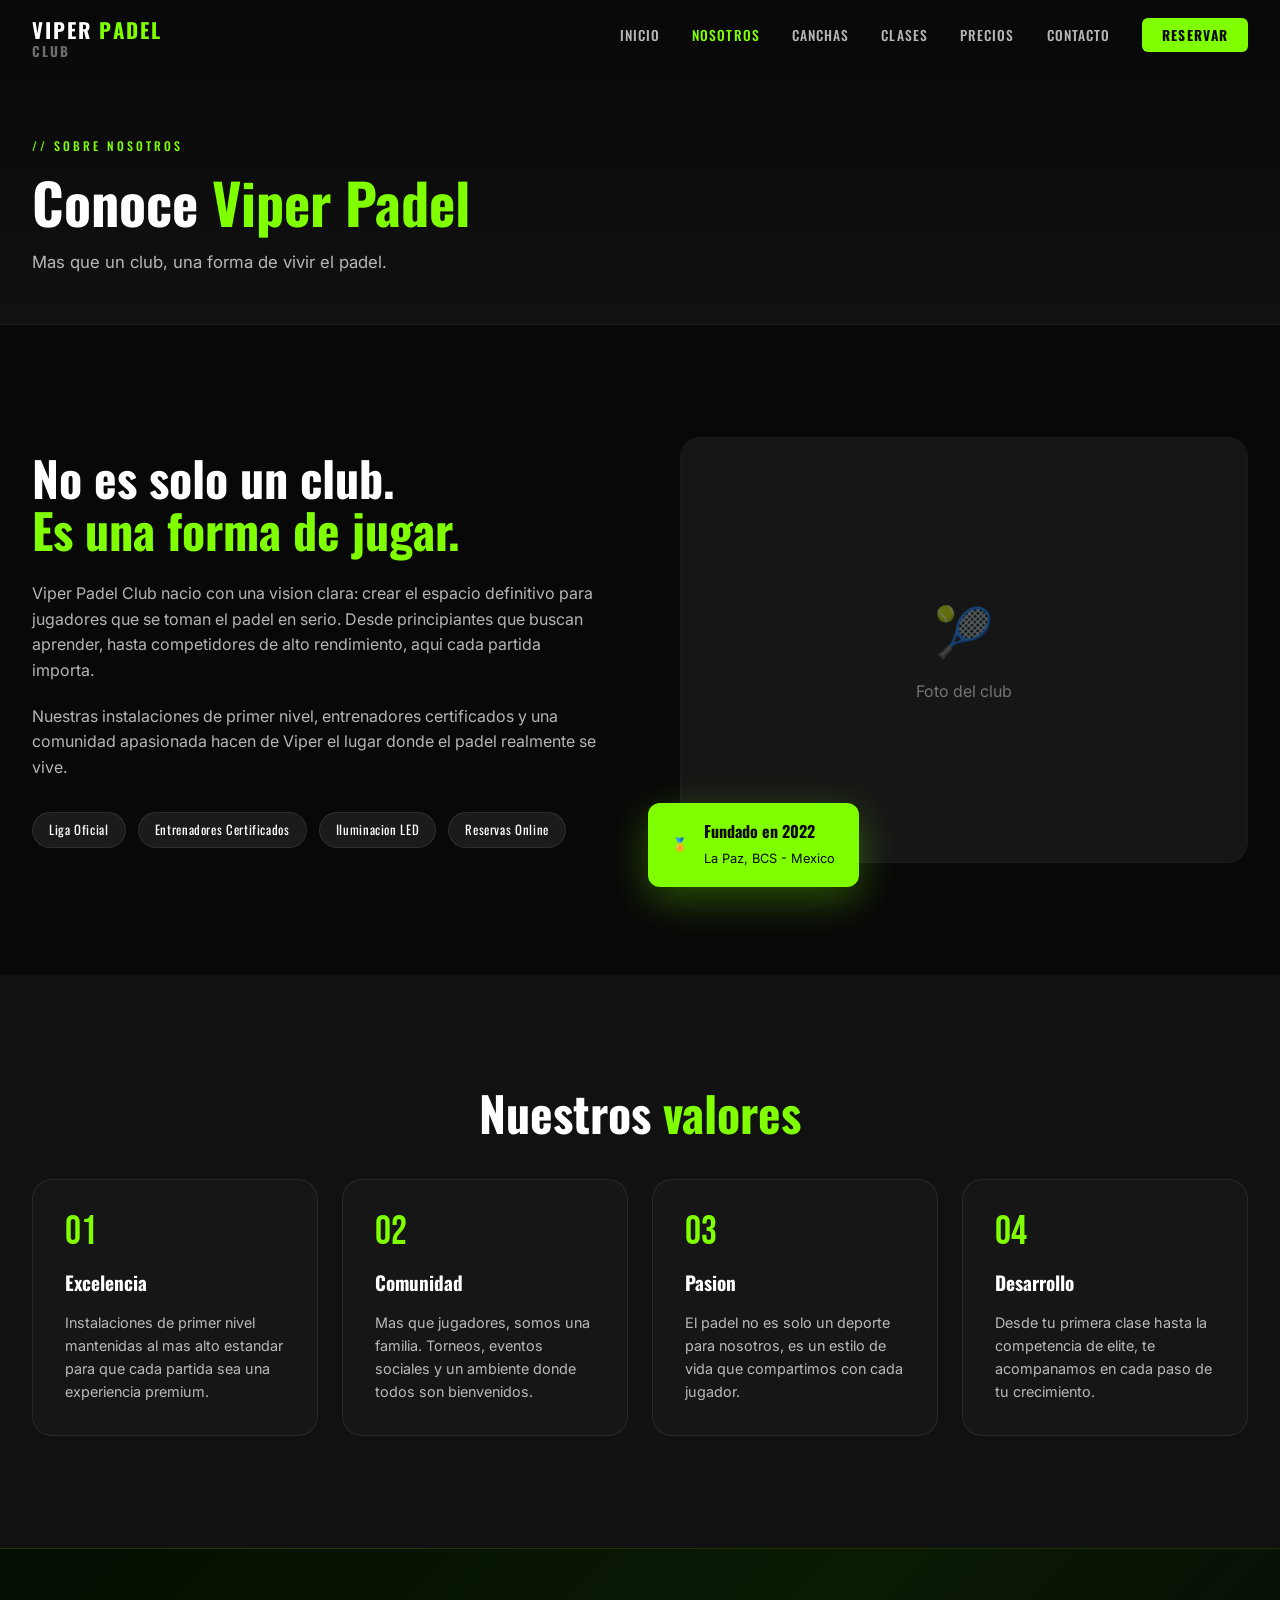
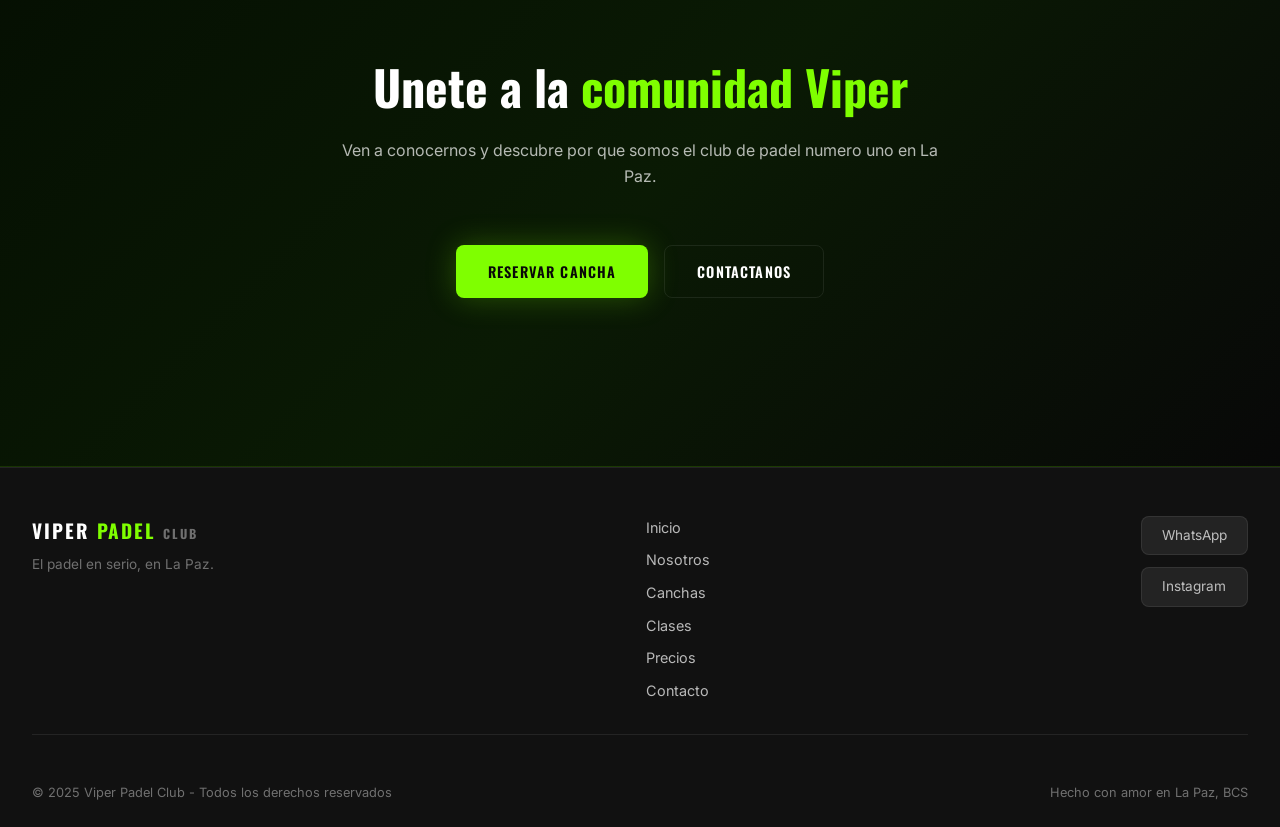
<file: nosotros.html>
<!DOCTYPE html>
<html lang="es">
<head>
  <meta charset="UTF-8" />
  <meta name="viewport" content="width=device-width, initial-scale=1.0" />
  <title>Nosotros - Viper Padel Club</title>
  <link rel="preconnect" href="https://fonts.googleapis.com" />
  <link rel="preconnect" href="https://fonts.gstatic.com" crossorigin />
  <link href="https://fonts.googleapis.com/css2?family=Bebas+Neue&family=Oswald:wght@300;400;500;600;700&family=Inter:wght@300;400;500;600&display=swap" rel="stylesheet" />
  <link rel="stylesheet" href="css/styles.css" />
</head>
<body>

  <!-- NAVBAR -->
  <nav class="navbar scrolled" id="navbar">
    <div class="nav-container">
      <a href="index.html" class="nav-logo">
        <span class="logo-text">VIPER <em>PADEL</em> <small>CLUB</small></span>
      </a>
      <button class="nav-toggle" id="navToggle" aria-label="Menu">
        <span></span><span></span><span></span>
      </button>
      <ul class="nav-links" id="navLinks">
        <li><a href="index.html">Inicio</a></li>
        <li><a href="nosotros.html" class="active">Nosotros</a></li>
        <li><a href="canchas.html">Canchas</a></li>
        <li><a href="clases.html">Clases</a></li>
        <li><a href="precios.html">Precios</a></li>
        <li><a href="contacto.html">Contacto</a></li>
        <li><a href="reservar.html" class="nav-cta">Reservar</a></li>
      </ul>
    </div>
  </nav>

  <!-- PAGE HEADER -->
  <section class="page-header">
    <div class="container">
      <div class="section-label">// SOBRE NOSOTROS</div>
      <h1 class="page-header-title">Conoce <em>Viper Padel</em></h1>
      <p class="page-header-sub">Mas que un club, una forma de vivir el padel.</p>
    </div>
  </section>

  <!-- ABOUT CONTENT -->
  <section class="section">
    <div class="container">
      <div class="about-grid">
        <div class="about-text" data-animate>
          <h2 class="section-title">No es solo un club.<br /><em>Es una forma de jugar.</em></h2>
          <p>Viper Padel Club nacio con una vision clara: crear el espacio definitivo para jugadores que se toman el padel en serio. Desde principiantes que buscan aprender, hasta competidores de alto rendimiento, aqui cada partida importa.</p>
          <p>Nuestras instalaciones de primer nivel, entrenadores certificados y una comunidad apasionada hacen de Viper el lugar donde el padel realmente se vive.</p>
          <div class="about-badges">
            <div class="badge">Liga Oficial</div>
            <div class="badge">Entrenadores Certificados</div>
            <div class="badge">Iluminacion LED</div>
            <div class="badge">Reservas Online</div>
          </div>
        </div>
        <div class="about-visual" data-animate>
          <div class="about-card-big">
            <div class="about-img-placeholder">
              <div class="img-placeholder-content">
                <span class="placeholder-icon">&#127934;</span>
                <span>Foto del club</span>
              </div>
            </div>
          </div>
          <div class="about-float-card">
            <span class="float-icon">&#127941;</span>
            <div>
              <strong>Fundado en 2022</strong>
              <span>La Paz, BCS - Mexico</span>
            </div>
          </div>
        </div>
      </div>
    </div>
  </section>

  <!-- VALUES -->
  <section class="section section-dark">
    <div class="container">
      <h2 class="section-title centered" data-animate>Nuestros <em>valores</em></h2>
      <div class="values-grid">
        <div class="value-card" data-animate>
          <div class="value-number">01</div>
          <h3>Excelencia</h3>
          <p>Instalaciones de primer nivel mantenidas al mas alto estandar para que cada partida sea una experiencia premium.</p>
        </div>
        <div class="value-card" data-animate>
          <div class="value-number">02</div>
          <h3>Comunidad</h3>
          <p>Mas que jugadores, somos una familia. Torneos, eventos sociales y un ambiente donde todos son bienvenidos.</p>
        </div>
        <div class="value-card" data-animate>
          <div class="value-number">03</div>
          <h3>Pasion</h3>
          <p>El padel no es solo un deporte para nosotros, es un estilo de vida que compartimos con cada jugador.</p>
        </div>
        <div class="value-card" data-animate>
          <div class="value-number">04</div>
          <h3>Desarrollo</h3>
          <p>Desde tu primera clase hasta la competencia de elite, te acompanamos en cada paso de tu crecimiento.</p>
        </div>
      </div>
    </div>
  </section>

  <!-- CTA -->
  <section class="section section-accent">
    <div class="container" style="text-align:center">
      <h2 class="section-title centered" data-animate>Unete a la <em>comunidad Viper</em></h2>
      <p class="section-sub centered" data-animate>Ven a conocernos y descubre por que somos el club de padel numero uno en La Paz.</p>
      <div class="hero-actions" data-animate>
        <a href="reservar.html" class="btn btn-primary">Reservar cancha</a>
        <a href="contacto.html" class="btn btn-ghost">Contactanos</a>
      </div>
    </div>
  </section>

  <!-- FOOTER -->
  <footer class="footer">
    <div class="container">
      <div class="footer-top">
        <div class="footer-brand">
          <div class="footer-logo-text">VIPER <em>PADEL</em> <small>CLUB</small></div>
          <p>El padel en serio, en La Paz.</p>
        </div>
        <div class="footer-links">
          <a href="index.html">Inicio</a>
          <a href="nosotros.html">Nosotros</a>
          <a href="canchas.html">Canchas</a>
          <a href="clases.html">Clases</a>
          <a href="precios.html">Precios</a>
          <a href="contacto.html">Contacto</a>
        </div>
        <div class="footer-social">
          <a href="https://wa.me/526122136456" target="_blank" class="social-btn">WhatsApp</a>
          <a href="https://www.instagram.com/viper_padelclublpz/" target="_blank" class="social-btn">Instagram</a>
        </div>
      </div>
      <div class="footer-bottom">
        <span>&copy; 2025 Viper Padel Club - Todos los derechos reservados</span>
        <span>Hecho con amor en La Paz, BCS</span>
      </div>
    </div>
  </footer>

  <script src="js/main.js"></script>
</body>
</html>
</file>
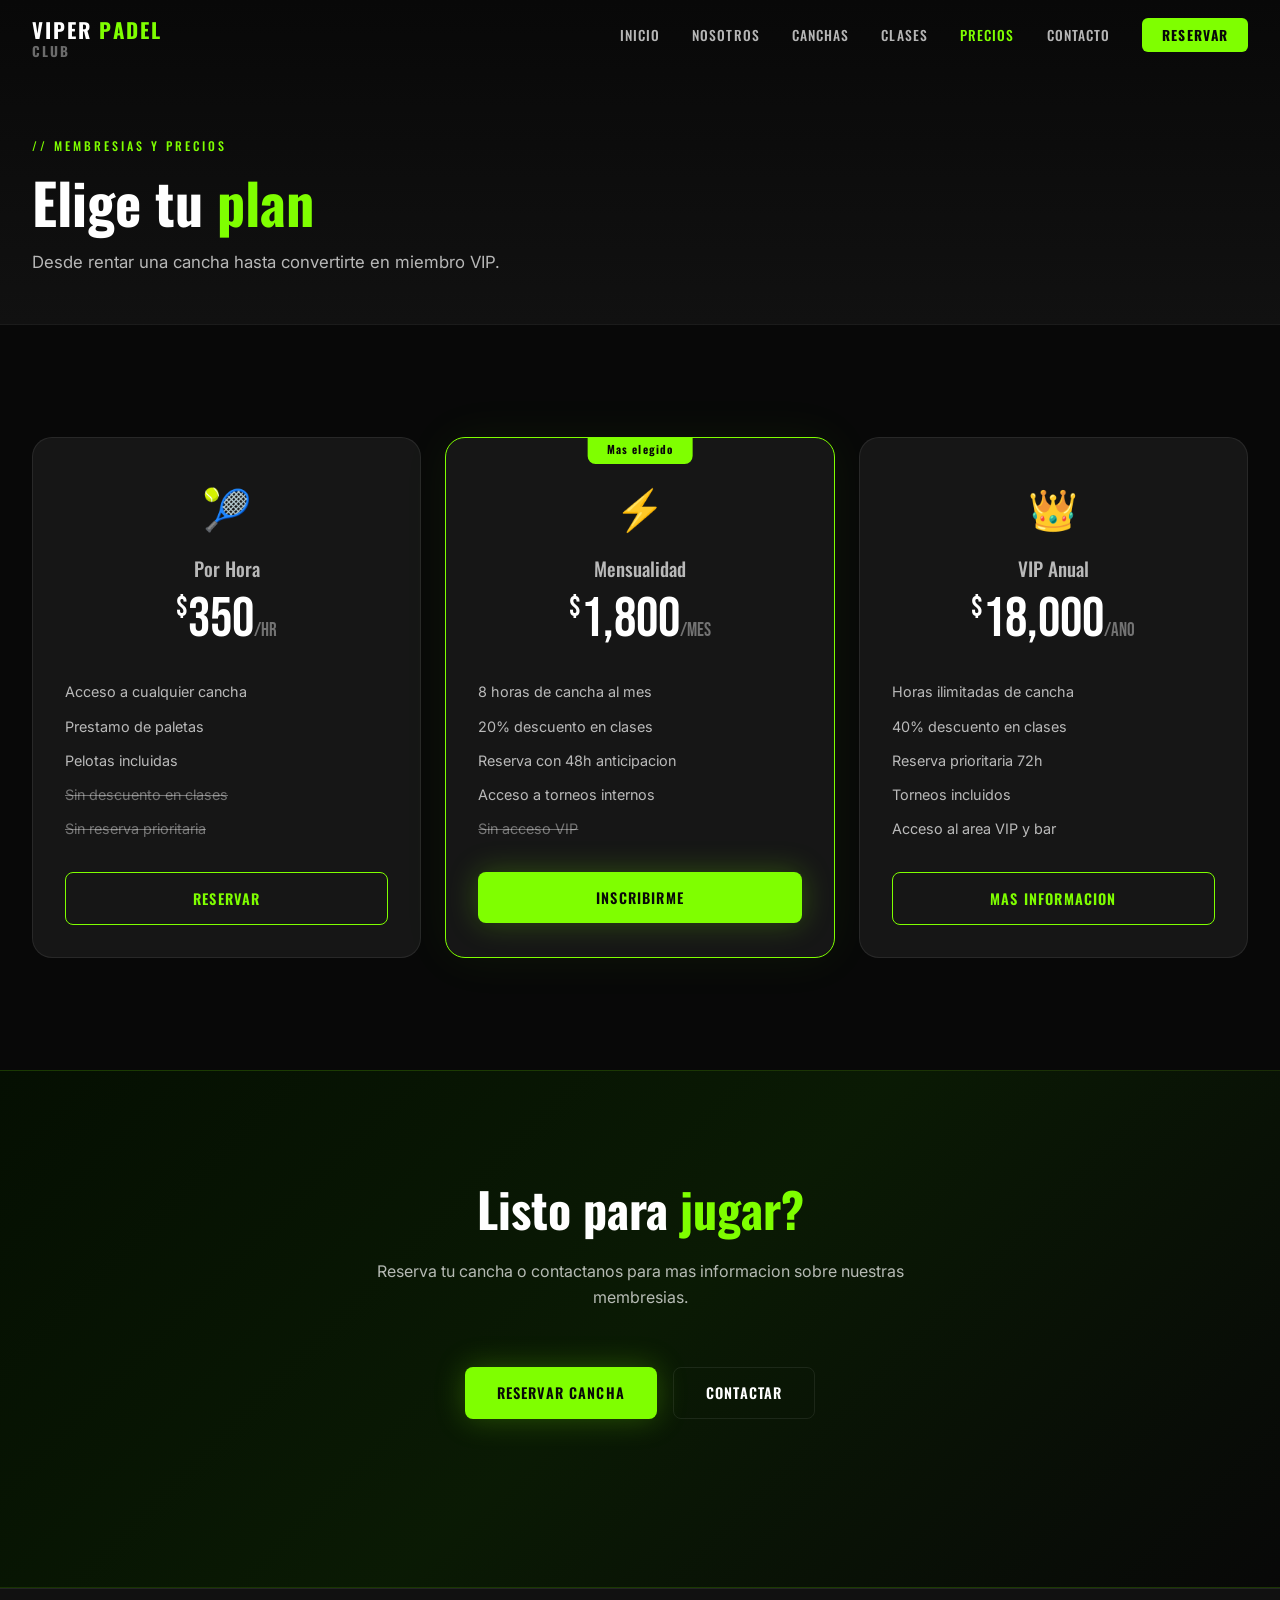
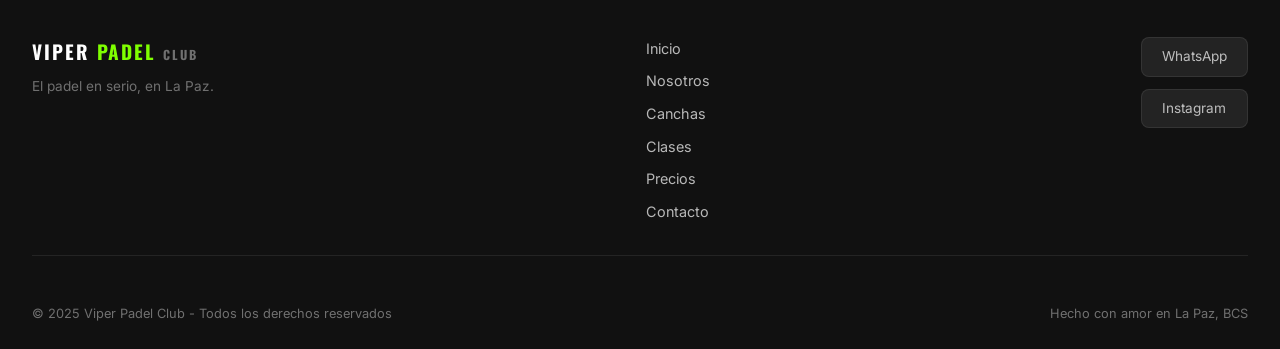
<file: precios.html>
<!DOCTYPE html>
<html lang="es">
<head>
  <meta charset="UTF-8" />
  <meta name="viewport" content="width=device-width, initial-scale=1.0" />
  <title>Precios - Viper Padel Club</title>
  <link rel="preconnect" href="https://fonts.googleapis.com" />
  <link rel="preconnect" href="https://fonts.gstatic.com" crossorigin />
  <link href="https://fonts.googleapis.com/css2?family=Bebas+Neue&family=Oswald:wght@300;400;500;600;700&family=Inter:wght@300;400;500;600&display=swap" rel="stylesheet" />
  <link rel="stylesheet" href="css/styles.css" />
</head>
<body>

  <!-- NAVBAR -->
  <nav class="navbar scrolled" id="navbar">
    <div class="nav-container">
      <a href="index.html" class="nav-logo">
        <span class="logo-text">VIPER <em>PADEL</em> <small>CLUB</small></span>
      </a>
      <button class="nav-toggle" id="navToggle" aria-label="Menu">
        <span></span><span></span><span></span>
      </button>
      <ul class="nav-links" id="navLinks">
        <li><a href="index.html">Inicio</a></li>
        <li><a href="nosotros.html">Nosotros</a></li>
        <li><a href="canchas.html">Canchas</a></li>
        <li><a href="clases.html">Clases</a></li>
        <li><a href="precios.html" class="active">Precios</a></li>
        <li><a href="contacto.html">Contacto</a></li>
        <li><a href="reservar.html" class="nav-cta">Reservar</a></li>
      </ul>
    </div>
  </nav>

  <!-- PAGE HEADER -->
  <section class="page-header">
    <div class="container">
      <div class="section-label">// MEMBRESIAS Y PRECIOS</div>
      <h1 class="page-header-title">Elige tu <em>plan</em></h1>
      <p class="page-header-sub">Desde rentar una cancha hasta convertirte en miembro VIP.</p>
    </div>
  </section>

  <!-- PRICING -->
  <section class="section">
    <div class="container">
      <div class="pricing-grid">
        <div class="pricing-card" data-animate>
          <div class="pricing-header">
            <span class="pricing-icon">&#127934;</span>
            <h3>Por Hora</h3>
            <div class="pricing-price"><span class="currency">$</span>350<span class="period">/hr</span></div>
          </div>
          <ul class="pricing-features">
            <li>Acceso a cualquier cancha</li>
            <li>Prestamo de paletas</li>
            <li>Pelotas incluidas</li>
            <li class="disabled">Sin descuento en clases</li>
            <li class="disabled">Sin reserva prioritaria</li>
          </ul>
          <a href="reservar.html" class="btn btn-outline btn-full">Reservar</a>
        </div>
        <div class="pricing-card featured" data-animate>
          <div class="pricing-popular">Mas elegido</div>
          <div class="pricing-header">
            <span class="pricing-icon">&#9889;</span>
            <h3>Mensualidad</h3>
            <div class="pricing-price"><span class="currency">$</span>1,800<span class="period">/mes</span></div>
          </div>
          <ul class="pricing-features">
            <li>8 horas de cancha al mes</li>
            <li>20% descuento en clases</li>
            <li>Reserva con 48h anticipacion</li>
            <li>Acceso a torneos internos</li>
            <li class="disabled">Sin acceso VIP</li>
          </ul>
          <a href="contacto.html" class="btn btn-primary btn-full">Inscribirme</a>
        </div>
        <div class="pricing-card" data-animate>
          <div class="pricing-header">
            <span class="pricing-icon">&#128081;</span>
            <h3>VIP Anual</h3>
            <div class="pricing-price"><span class="currency">$</span>18,000<span class="period">/ano</span></div>
          </div>
          <ul class="pricing-features">
            <li>Horas ilimitadas de cancha</li>
            <li>40% descuento en clases</li>
            <li>Reserva prioritaria 72h</li>
            <li>Torneos incluidos</li>
            <li>Acceso al area VIP y bar</li>
          </ul>
          <a href="contacto.html" class="btn btn-outline btn-full">Mas informacion</a>
        </div>
      </div>
    </div>
  </section>

  <!-- CTA -->
  <section class="section section-accent">
    <div class="container" style="text-align:center">
      <h2 class="section-title centered" data-animate>Listo para <em>jugar?</em></h2>
      <p class="section-sub centered" data-animate>Reserva tu cancha o contactanos para mas informacion sobre nuestras membresias.</p>
      <div class="hero-actions" data-animate>
        <a href="reservar.html" class="btn btn-primary">Reservar cancha</a>
        <a href="contacto.html" class="btn btn-ghost">Contactar</a>
      </div>
    </div>
  </section>

  <!-- FOOTER -->
  <footer class="footer">
    <div class="container">
      <div class="footer-top">
        <div class="footer-brand">
          <div class="footer-logo-text">VIPER <em>PADEL</em> <small>CLUB</small></div>
          <p>El padel en serio, en La Paz.</p>
        </div>
        <div class="footer-links">
          <a href="index.html">Inicio</a>
          <a href="nosotros.html">Nosotros</a>
          <a href="canchas.html">Canchas</a>
          <a href="clases.html">Clases</a>
          <a href="precios.html">Precios</a>
          <a href="contacto.html">Contacto</a>
        </div>
        <div class="footer-social">
          <a href="https://wa.me/526122136456" target="_blank" class="social-btn">WhatsApp</a>
          <a href="https://www.instagram.com/viper_padelclublpz/" target="_blank" class="social-btn">Instagram</a>
        </div>
      </div>
      <div class="footer-bottom">
        <span>&copy; 2025 Viper Padel Club - Todos los derechos reservados</span>
        <span>Hecho con amor en La Paz, BCS</span>
      </div>
    </div>
  </footer>

  <script src="js/main.js"></script>
</body>
</html>
</file>
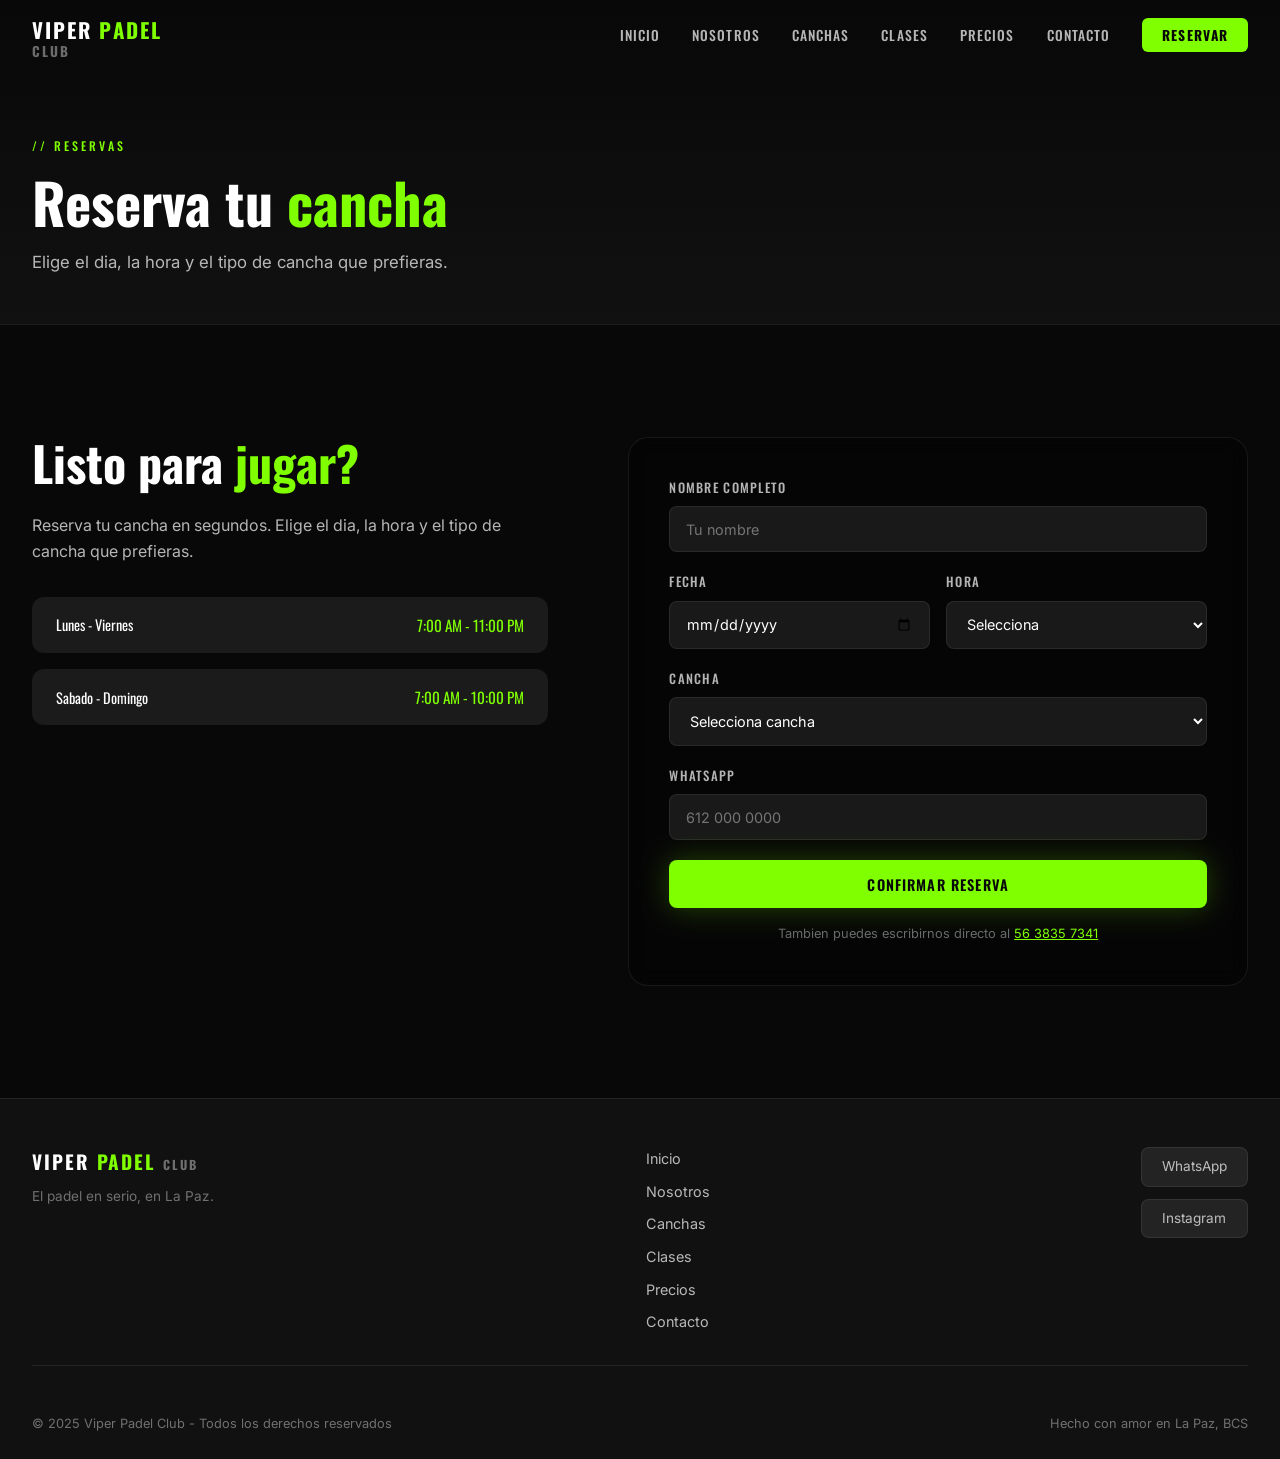
<file: reservar.html>
<!DOCTYPE html>
<html lang="es">
<head>
  <meta charset="UTF-8" />
  <meta name="viewport" content="width=device-width, initial-scale=1.0" />
  <title>Reservar - Viper Padel Club</title>
  <link rel="preconnect" href="https://fonts.googleapis.com" />
  <link rel="preconnect" href="https://fonts.gstatic.com" crossorigin />
  <link href="https://fonts.googleapis.com/css2?family=Bebas+Neue&family=Oswald:wght@300;400;500;600;700&family=Inter:wght@300;400;500;600&display=swap" rel="stylesheet" />
  <link rel="stylesheet" href="css/styles.css" />
</head>
<body>

  <!-- NAVBAR -->
  <nav class="navbar scrolled" id="navbar">
    <div class="nav-container">
      <a href="index.html" class="nav-logo">
        <span class="logo-text">VIPER <em>PADEL</em> <small>CLUB</small></span>
      </a>
      <button class="nav-toggle" id="navToggle" aria-label="Menu">
        <span></span><span></span><span></span>
      </button>
      <ul class="nav-links" id="navLinks">
        <li><a href="index.html">Inicio</a></li>
        <li><a href="nosotros.html">Nosotros</a></li>
        <li><a href="canchas.html">Canchas</a></li>
        <li><a href="clases.html">Clases</a></li>
        <li><a href="precios.html">Precios</a></li>
        <li><a href="contacto.html">Contacto</a></li>
        <li><a href="reservar.html" class="nav-cta active">Reservar</a></li>
      </ul>
    </div>
  </nav>

  <!-- PAGE HEADER -->
  <section class="page-header">
    <div class="container">
      <div class="section-label">// RESERVAS</div>
      <h1 class="page-header-title">Reserva tu <em>cancha</em></h1>
      <p class="page-header-sub">Elige el dia, la hora y el tipo de cancha que prefieras.</p>
    </div>
  </section>

  <!-- RESERVE FORM -->
  <section class="section">
    <div class="container">
      <div class="reserve-split">
        <div class="reserve-text" data-animate>
          <h2 class="section-title">Listo para <em>jugar?</em></h2>
          <p>Reserva tu cancha en segundos. Elige el dia, la hora y el tipo de cancha que prefieras.</p>
          <div class="reserve-hours">
            <div class="hour-row">
              <span class="day">Lunes - Viernes</span>
              <span class="time">7:00 AM - 11:00 PM</span>
            </div>
            <div class="hour-row">
              <span class="day">Sabado - Domingo</span>
              <span class="time">7:00 AM - 10:00 PM</span>
            </div>
          </div>
        </div>
        <form class="reserve-form" id="reserveForm" data-animate>
          <div class="form-group">
            <label>Nombre completo</label>
            <input type="text" name="nombre" placeholder="Tu nombre" required />
          </div>
          <div class="form-row">
            <div class="form-group">
              <label>Fecha</label>
              <input type="date" name="fecha" required />
            </div>
            <div class="form-group">
              <label>Hora</label>
              <select name="hora" required>
                <option value="">Selecciona</option>
                <option>7:00 AM</option><option>8:00 AM</option>
                <option>9:00 AM</option><option>10:00 AM</option>
                <option>11:00 AM</option><option>12:00 PM</option>
                <option>1:00 PM</option><option>2:00 PM</option>
                <option>3:00 PM</option><option>4:00 PM</option>
                <option>5:00 PM</option><option>6:00 PM</option>
                <option>7:00 PM</option><option>8:00 PM</option>
                <option>9:00 PM</option><option>10:00 PM</option>
              </select>
            </div>
          </div>
          <div class="form-group">
            <label>Cancha</label>
            <select name="cancha" required>
              <option value="">Selecciona cancha</option>
              <option>Cancha 1 - Indoor</option>
              <option>Cancha 2 - Indoor</option>
              <option>Cancha Central (Torneo)</option>
              <option>Cancha Outdoor A</option>
              <option>Cancha Outdoor B</option>
              <option>Cancha Outdoor C</option>
            </select>
          </div>
          <div class="form-group">
            <label>WhatsApp</label>
            <input type="tel" name="whatsapp" placeholder="612 000 0000" required />
          </div>
          <button type="submit" class="btn btn-primary btn-full">
            Confirmar Reserva
          </button>
          <p class="form-note">Tambien puedes escribirnos directo al <a href="https://wa.me/525638357341" target="_blank">56 3835 7341</a></p>
        </form>
      </div>
    </div>
  </section>

  <!-- FOOTER -->
  <footer class="footer">
    <div class="container">
      <div class="footer-top">
        <div class="footer-brand">
          <div class="footer-logo-text">VIPER <em>PADEL</em> <small>CLUB</small></div>
          <p>El padel en serio, en La Paz.</p>
        </div>
        <div class="footer-links">
          <a href="index.html">Inicio</a>
          <a href="nosotros.html">Nosotros</a>
          <a href="canchas.html">Canchas</a>
          <a href="clases.html">Clases</a>
          <a href="precios.html">Precios</a>
          <a href="contacto.html">Contacto</a>
        </div>
        <div class="footer-social">
          <a href="https://wa.me/526122136456" target="_blank" class="social-btn">WhatsApp</a>
          <a href="https://www.instagram.com/viper_padelclublpz/" target="_blank" class="social-btn">Instagram</a>
        </div>
      </div>
      <div class="footer-bottom">
        <span>&copy; 2025 Viper Padel Club - Todos los derechos reservados</span>
        <span>Hecho con amor en La Paz, BCS</span>
      </div>
    </div>
  </footer>

  <script src="js/main.js"></script>
</body>
</html>
</file>
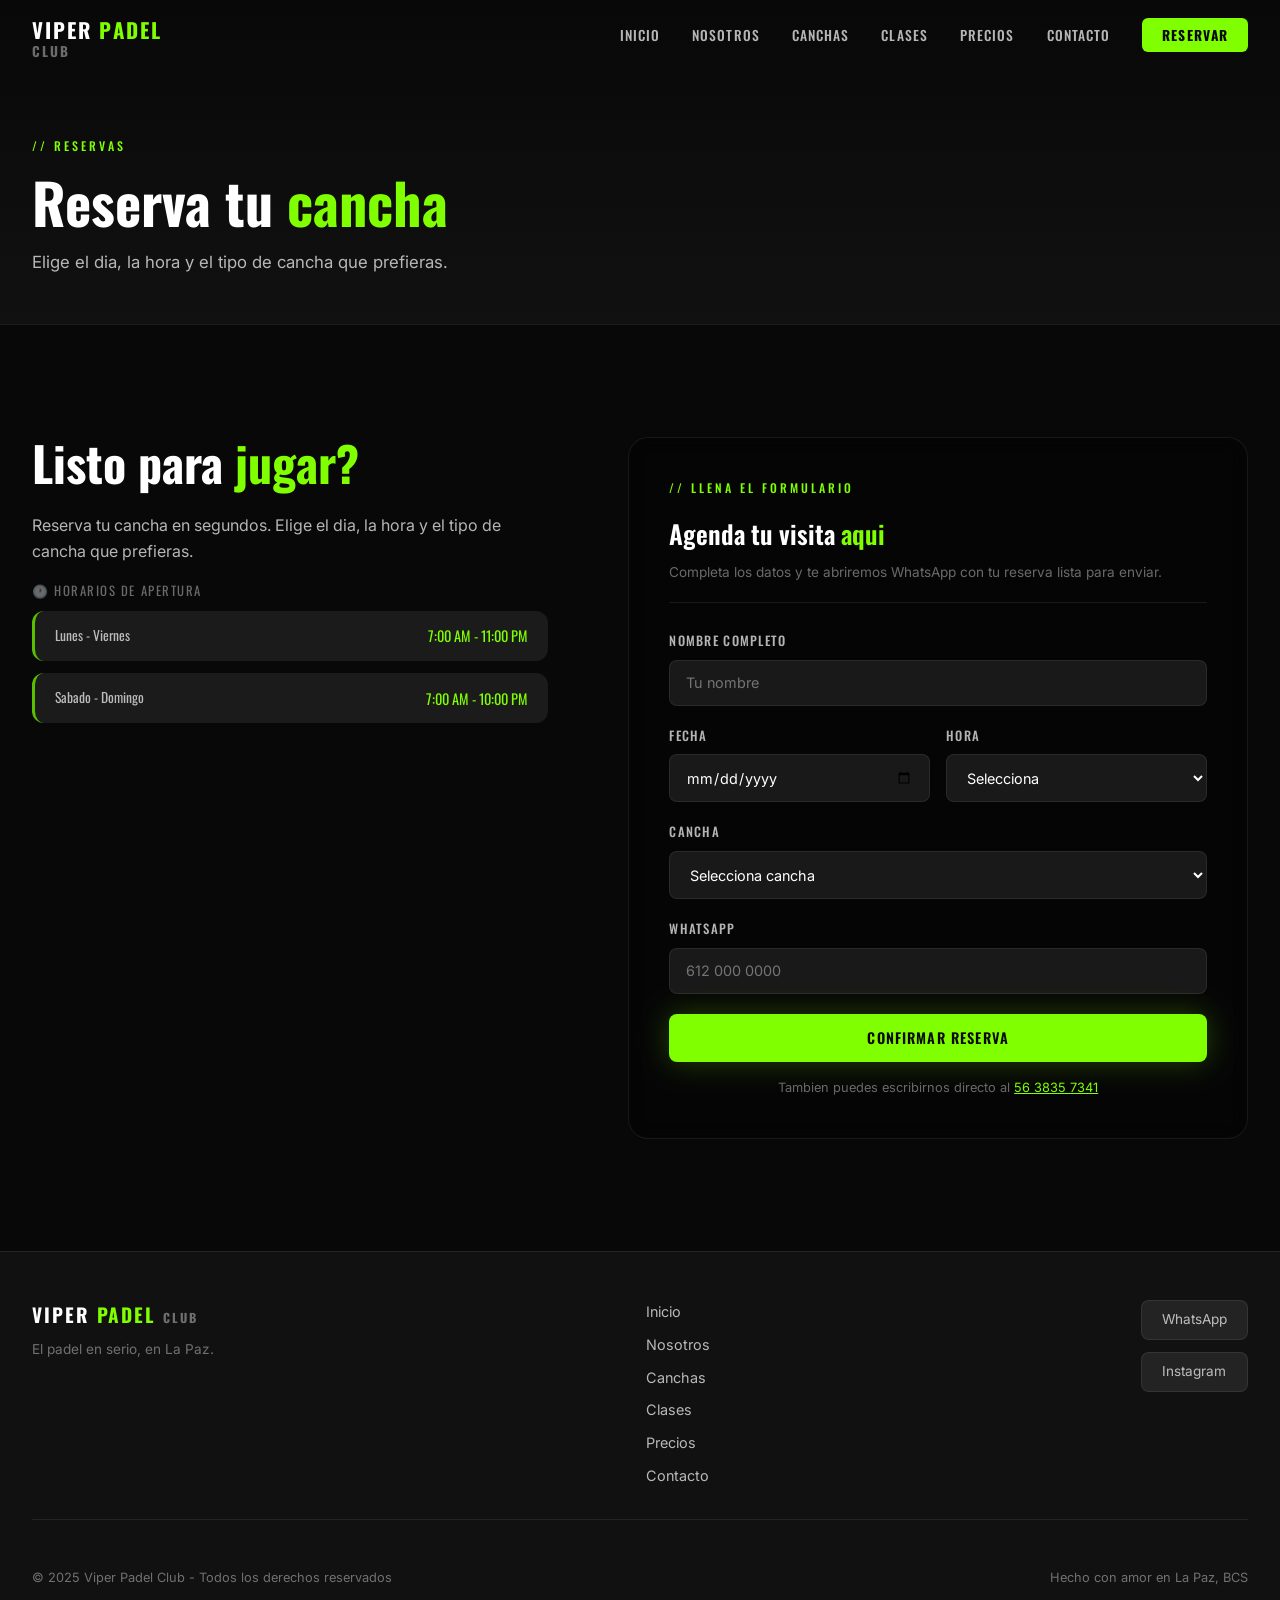
<file: docs/reservar.html>
<!DOCTYPE html>
<html lang="es">
<head>
  <meta charset="UTF-8" />
  <meta name="viewport" content="width=device-width, initial-scale=1.0" />
  <title>Reservar - Viper Padel Club</title>
  <link rel="preconnect" href="https://fonts.googleapis.com" />
  <link rel="preconnect" href="https://fonts.gstatic.com" crossorigin />
  <link href="https://fonts.googleapis.com/css2?family=Bebas+Neue&family=Oswald:wght@300;400;500;600;700&family=Inter:wght@300;400;500;600&display=swap" rel="stylesheet" />
  <link rel="stylesheet" href="css/styles.css" />
</head>
<body>

  <!-- NAVBAR -->
  <nav class="navbar scrolled" id="navbar">
    <div class="nav-container">
      <a href="index.html" class="nav-logo">
        <span class="logo-text">VIPER <em>PADEL</em> <small>CLUB</small></span>
      </a>
      <button class="nav-toggle" id="navToggle" aria-label="Menu">
        <span></span><span></span><span></span>
      </button>
      <ul class="nav-links" id="navLinks">
        <li><a href="index.html">Inicio</a></li>
        <li><a href="nosotros.html">Nosotros</a></li>
        <li><a href="canchas.html">Canchas</a></li>
        <li><a href="clases.html">Clases</a></li>
        <li><a href="precios.html">Precios</a></li>
        <li><a href="contacto.html">Contacto</a></li>
        <li><a href="reservar.html" class="nav-cta active">Reservar</a></li>
      </ul>
    </div>
  </nav>

  <!-- PAGE HEADER -->
  <section class="page-header">
    <div class="container">
      <div class="section-label">// RESERVAS</div>
      <h1 class="page-header-title">Reserva tu <em>cancha</em></h1>
      <p class="page-header-sub">Elige el dia, la hora y el tipo de cancha que prefieras.</p>
    </div>
  </section>

  <!-- RESERVE FORM -->
  <section class="section">
    <div class="container">
      <div class="reserve-split">
        <div class="reserve-text" data-animate>
          <h2 class="section-title">Listo para <em>jugar?</em></h2>
          <p>Reserva tu cancha en segundos. Elige el dia, la hora y el tipo de cancha que prefieras.</p>
          <div class="reserve-hours-label">🕐 Horarios de apertura</div>
          <div class="reserve-hours info-only">
            <div class="hour-row">
              <span class="day">Lunes - Viernes</span>
              <span class="time">7:00 AM - 11:00 PM</span>
            </div>
            <div class="hour-row">
              <span class="day">Sabado - Domingo</span>
              <span class="time">7:00 AM - 10:00 PM</span>
            </div>
          </div>
        </div>
        <form class="reserve-form" id="reserveForm" data-animate>
          <div class="form-header">
            <div class="section-label">// LLENA EL FORMULARIO</div>
            <h3 class="form-title">Agenda tu visita <em>aqui</em></h3>
            <p class="form-subtitle">Completa los datos y te abriremos WhatsApp con tu reserva lista para enviar.</p>
          </div>
          <div class="form-group">
            <label>Nombre completo</label>
            <input type="text" name="nombre" placeholder="Tu nombre" required />
          </div>
          <div class="form-row">
            <div class="form-group">
              <label>Fecha</label>
              <input type="date" name="fecha" required />
            </div>
            <div class="form-group">
              <label>Hora</label>
              <select name="hora" required>
                <option value="">Selecciona</option>
                <option>7:00 AM</option><option>8:00 AM</option>
                <option>9:00 AM</option><option>10:00 AM</option>
                <option>11:00 AM</option><option>12:00 PM</option>
                <option>1:00 PM</option><option>2:00 PM</option>
                <option>3:00 PM</option><option>4:00 PM</option>
                <option>5:00 PM</option><option>6:00 PM</option>
                <option>7:00 PM</option><option>8:00 PM</option>
                <option>9:00 PM</option><option>10:00 PM</option>
              </select>
            </div>
          </div>
          <div class="form-group">
            <label>Cancha</label>
            <select name="cancha" required>
              <option value="">Selecciona cancha</option>
              <option>Cancha 1 - Indoor</option>
              <option>Cancha 2 - Indoor</option>
              <option>Cancha Central (Torneo)</option>
              <option>Cancha Outdoor A</option>
              <option>Cancha Outdoor B</option>
              <option>Cancha Outdoor C</option>
            </select>
          </div>
          <div class="form-group">
            <label>WhatsApp</label>
            <input type="tel" name="whatsapp" placeholder="612 000 0000" required />
          </div>
          <button type="submit" class="btn btn-primary btn-full">
            Confirmar Reserva
          </button>
          <p class="form-note">Tambien puedes escribirnos directo al <a href="https://wa.me/525638357341" target="_blank">56 3835 7341</a></p>
        </form>
      </div>
    </div>
  </section>

  <!-- FOOTER -->
  <footer class="footer">
    <div class="container">
      <div class="footer-top">
        <div class="footer-brand">
          <div class="footer-logo-text">VIPER <em>PADEL</em> <small>CLUB</small></div>
          <p>El padel en serio, en La Paz.</p>
        </div>
        <div class="footer-links">
          <a href="index.html">Inicio</a>
          <a href="nosotros.html">Nosotros</a>
          <a href="canchas.html">Canchas</a>
          <a href="clases.html">Clases</a>
          <a href="precios.html">Precios</a>
          <a href="contacto.html">Contacto</a>
        </div>
        <div class="footer-social">
          <a href="https://wa.me/526122136456" target="_blank" class="social-btn">WhatsApp</a>
          <a href="https://www.instagram.com/viper_padelclublpz/" target="_blank" class="social-btn">Instagram</a>
        </div>
      </div>
      <div class="footer-bottom">
        <span>&copy; 2025 Viper Padel Club - Todos los derechos reservados</span>
        <span>Hecho con amor en La Paz, BCS</span>
      </div>
    </div>
  </footer>

  <script src="js/main.js"></script>
</body>
</html>
</file>
<file: css/styles.css>
/* ═══════════════════════════════════════════════════════════════
   VIPER PÁDEL CLUB — CSS
   Paleta: Negro profundo + Verde neón + Blanco
   ═══════════════════════════════════════════════════════════════ */

:root {
  --black:       #080808;
  --black-2:     #111111;
  --black-3:     #1a1a1a;
  --card-bg:     #161616;
  --border:      rgba(255,255,255,0.08);
  --green:       #7FFF00;
  --green-dim:   #5abf00;
  --green-glow:  rgba(127,255,0,0.18);
  --green-glow2: rgba(127,255,0,0.06);
  --white:       #ffffff;
  --white-70:    rgba(255,255,255,0.70);
  --white-40:    rgba(255,255,255,0.40);
  --white-15:    rgba(255,255,255,0.08);
  --font-display: 'Bebas Neue', sans-serif;
  --font-title:   'Oswald', sans-serif;
  --font-body:    'Inter', sans-serif;
  --radius:       12px;
  --radius-lg:    20px;
  --transition:   0.3s cubic-bezier(.4,0,.2,1);
  --nav-h:        72px;
}

*, *::before, *::after { box-sizing: border-box; margin: 0; padding: 0; }

html { scroll-behavior: smooth; }

body {
  background: var(--black);
  color: var(--white);
  font-family: var(--font-body);
  line-height: 1.6;
  overflow-x: hidden;
}

/* ── Scrollbar ── */
::-webkit-scrollbar { width: 6px; }
::-webkit-scrollbar-track { background: var(--black-2); }
::-webkit-scrollbar-thumb { background: var(--green-dim); border-radius: 99px; }

/* ══════════════════════════════════
   NAVBAR
══════════════════════════════════ */
.navbar {
  position: fixed; top: 0; left: 0; right: 0; z-index: 999;
  height: var(--nav-h);
  display: flex; align-items: center;
  background: transparent;
  transition: background var(--transition), backdrop-filter var(--transition);
}
.navbar.scrolled {
  background: rgba(8,8,8,0.95);
  backdrop-filter: blur(20px);
  border-bottom: 1px solid var(--border);
}
.nav-container {
  width: 100%; max-width: 1280px;
  margin: 0 auto; padding: 0 2rem;
  display: flex; align-items: center; justify-content: space-between;
}
.nav-logo { text-decoration: none; }
.logo-text {
  font-family: var(--font-title);
  font-size: 1.3rem; font-weight: 700; letter-spacing: .1em;
  color: var(--white);
}
.logo-text em { color: var(--green); font-style: normal; }
.logo-text small { font-size: .65em; color: var(--white-40); display: block; line-height: 1; margin-top: -2px; }

.nav-links { list-style: none; display: flex; align-items: center; gap: 2rem; }
.nav-links a {
  font-family: var(--font-title);
  font-size: .85rem; font-weight: 500; letter-spacing: .08em;
  text-decoration: none; color: var(--white-70);
  text-transform: uppercase;
  transition: color var(--transition);
}
.nav-links a:hover { color: var(--green); }
.nav-cta {
  background: var(--green) !important;
  color: var(--black) !important;
  padding: .45rem 1.25rem;
  border-radius: 6px;
  font-weight: 700 !important;
  transition: opacity var(--transition) !important;
}
.nav-cta:hover { opacity: .85; }
.nav-links a.active { color: var(--green); }

.nav-toggle { display: none; background: none; border: none; cursor: pointer; padding: 4px; flex-direction: column; gap: 5px; }
.nav-toggle span { display: block; width: 24px; height: 2px; background: var(--white); border-radius: 2px; transition: var(--transition); }

/* ══════════════════════════════════
   HERO
══════════════════════════════════ */
.hero {
  position: relative; min-height: 100vh;
  display: flex; align-items: center; justify-content: center;
  overflow: hidden;
}
.hero-bg {
  position: absolute; inset: 0;
  background:
    radial-gradient(ellipse 80% 60% at 50% 40%, rgba(127,255,0,0.07) 0%, transparent 70%),
    radial-gradient(ellipse 50% 80% at 20% 80%, rgba(0,255,80,0.04) 0%, transparent 60%),
    linear-gradient(180deg, var(--black) 0%, #090f05 100%);
}
.hero-particles {
  position: absolute; inset: 0; pointer-events: none;
}
.hero-content {
  position: relative; z-index: 2;
  text-align: center; padding: 8rem 2rem 4rem;
  max-width: 900px;
}
.hero-logo { margin-bottom: 2rem; }
.hero-logo-text {
  display: flex; flex-direction: column; align-items: center;
  line-height: 1;
}
.hero-logo-text .viper {
  font-family: var(--font-display);
  font-size: clamp(5rem, 14vw, 11rem);
  color: var(--white);
  letter-spacing: .04em;
  text-shadow: 0 0 80px var(--green-glow);
}
.hero-logo-text .padel {
  font-family: var(--font-display);
  font-size: clamp(4rem, 12vw, 9rem);
  color: var(--green);
  letter-spacing: .04em;
  margin-top: -.4em;
  text-shadow: 0 0 60px rgba(127,255,0,0.5);
}
.hero-logo-text .club-label {
  font-family: var(--font-title);
  font-size: clamp(.8rem, 2vw, 1.2rem);
  letter-spacing: .5em;
  color: var(--white-40);
  text-transform: uppercase;
  margin-top: .4rem;
}
.hero-logo-img { max-width: min(420px, 80vw); filter: drop-shadow(0 0 40px var(--green-glow)); }

.hero-title {
  font-family: var(--font-title);
  font-size: clamp(2rem, 4.5vw, 3.2rem);
  font-weight: 300; letter-spacing: .03em;
  color: var(--white-70); margin: 1rem 0 .75rem;
}
.hero-title em { color: var(--white); font-style: normal; font-weight: 600; }
.hero-sub { color: var(--white-40); font-size: .95rem; letter-spacing: .05em; margin-bottom: 2.5rem; }
.hero-actions { display: flex; gap: 1rem; justify-content: center; flex-wrap: wrap; margin-bottom: 3.5rem; }

.hero-stats {
  display: flex; align-items: center; justify-content: center; gap: 2.5rem;
  flex-wrap: wrap;
}
.stat { text-align: center; }
.stat-n {
  display: block;
  font-family: var(--font-display); font-size: 3rem; color: var(--green);
  line-height: 1;
}
.stat-l { font-size: .75rem; color: var(--white-40); letter-spacing: .1em; text-transform: uppercase; }
.stat-divider { width: 1px; height: 3rem; background: var(--border); }

.hero-scroll {
  position: absolute; bottom: 2rem; left: 50%; transform: translateX(-50%);
  display: flex; flex-direction: column; align-items: center; gap: .5rem;
  text-decoration: none; color: var(--white-40);
  font-size: .7rem; letter-spacing: .15em; text-transform: uppercase;
}
.scroll-line {
  width: 1px; height: 50px;
  background: linear-gradient(var(--green), transparent);
  animation: scrollLine 1.5s ease-in-out infinite;
}
@keyframes scrollLine { 0%,100%{opacity:.2;transform:scaleY(.3)} 50%{opacity:1;transform:scaleY(1)} }

/* ══════════════════════════════════
   BUTTONS
══════════════════════════════════ */
.btn {
  display: inline-flex; align-items: center; gap: .5rem;
  font-family: var(--font-title); font-weight: 600; font-size: .9rem;
  letter-spacing: .08em; text-transform: uppercase;
  padding: .85rem 2rem; border-radius: 8px;
  text-decoration: none; border: none; cursor: pointer;
  transition: all var(--transition); white-space: nowrap;
}
.btn-primary {
  background: var(--green); color: var(--black);
  box-shadow: 0 0 30px rgba(127,255,0,0.25);
}
.btn-primary:hover { background: #9fff2a; box-shadow: 0 0 50px rgba(127,255,0,0.45); transform: translateY(-2px); }
.btn-ghost {
  background: transparent; color: var(--white);
  border: 1px solid var(--border);
}
.btn-ghost:hover { border-color: var(--green); color: var(--green); }
.btn-outline {
  background: transparent; color: var(--green);
  border: 1.5px solid var(--green);
}
.btn-outline:hover { background: var(--green); color: var(--black); }
.btn-lg { padding: 1.1rem 2.5rem; font-size: 1rem; }
.btn-full { width: 100%; justify-content: center; }

/* ══════════════════════════════════
   SECTIONS — BASE
══════════════════════════════════ */
.section { padding: 7rem 0; }
.section-dark { background: var(--black-2); }
.section-accent {
  background: linear-gradient(135deg, #050f02 0%, #0a1a04 50%, var(--black) 100%);
  border-top: 1px solid rgba(127,255,0,0.15);
  border-bottom: 1px solid rgba(127,255,0,0.15);
}
.container { max-width: 1280px; margin: 0 auto; padding: 0 2rem; }
.section-label {
  font-family: var(--font-title); font-size: .75rem; font-weight: 500;
  letter-spacing: .25em; color: var(--green); text-transform: uppercase;
  margin-bottom: 1rem;
}
.section-title {
  font-family: var(--font-title); font-size: clamp(2rem, 4vw, 3rem);
  font-weight: 700; line-height: 1.1; margin-bottom: 1.5rem;
}
.section-title em { color: var(--green); font-style: normal; }
.section-title.centered { text-align: center; }
.section-sub { color: var(--white-70); font-size: 1rem; max-width: 600px; margin-bottom: 3.5rem; }
.section-sub.centered { text-align: center; margin-left: auto; margin-right: auto; }

/* ══════════════════════════════════
   PAGE HEADER (subpages)
══════════════════════════════════ */
.page-header {
  padding: calc(var(--nav-h) + 4rem) 0 3rem;
  background: linear-gradient(180deg, var(--black) 0%, var(--black-2) 100%);
  border-bottom: 1px solid var(--border);
}
.page-header-title {
  font-family: var(--font-title); font-size: clamp(2.5rem, 5vw, 3.5rem);
  font-weight: 700; line-height: 1.1; margin-bottom: 1rem;
}
.page-header-title em { color: var(--green); font-style: normal; }
.page-header-sub { color: var(--white-70); font-size: 1.05rem; max-width: 600px; }

/* ══════════════════════════════════
   VALUES GRID (nosotros)
══════════════════════════════════ */
.values-grid {
  display: grid; grid-template-columns: repeat(4, 1fr); gap: 1.5rem;
  margin-top: 2.5rem;
}
.value-card {
  background: var(--card-bg); border: 1px solid var(--border);
  border-radius: var(--radius-lg); padding: 2rem;
  transition: all var(--transition);
}
.value-card:hover { border-color: rgba(127,255,0,0.3); transform: translateY(-4px); }
.value-number {
  font-family: var(--font-display); font-size: 2.5rem; color: var(--green);
  line-height: 1; margin-bottom: 1rem;
}
.value-card h3 { font-family: var(--font-title); font-size: 1.2rem; margin-bottom: .75rem; }
.value-card p { color: var(--white-70); font-size: .9rem; }

/* ══════════════════════════════════
   QUICK GRID (homepage)
══════════════════════════════════ */
.quick-grid {
  display: grid; grid-template-columns: repeat(4, 1fr); gap: 1.5rem;
}
.quick-card {
  background: var(--card-bg); border: 1px solid var(--border);
  border-radius: var(--radius-lg); padding: 2rem;
  text-decoration: none; color: var(--white);
  transition: all var(--transition);
  display: flex; flex-direction: column; gap: .75rem;
}
.quick-card:hover { border-color: rgba(127,255,0,0.3); transform: translateY(-4px); }
.quick-icon { font-size: 2rem; }
.quick-card h3 { font-family: var(--font-title); font-size: 1.3rem; }
.quick-card p { color: var(--white-70); font-size: .9rem; flex: 1; }
.quick-link { color: var(--green); font-family: var(--font-title); font-size: .85rem; letter-spacing: .05em; }

/* ══════════════════════════════════
   ABOUT
══════════════════════════════════ */
.about-grid {
  display: grid; grid-template-columns: 1fr 1fr; gap: 5rem;
  align-items: center;
}
.about-text p { color: var(--white-70); margin-bottom: 1.25rem; }
.about-badges { display: flex; flex-wrap: wrap; gap: .75rem; margin-top: 2rem; }
.badge {
  background: var(--white-15); border: 1px solid var(--border);
  padding: .4rem 1rem; border-radius: 999px;
  font-size: .8rem; font-family: var(--font-title); letter-spacing: .05em;
  transition: border-color var(--transition);
}
.badge:hover { border-color: var(--green); color: var(--green); }
.about-visual { position: relative; }
.about-card-big {
  border-radius: var(--radius-lg); overflow: hidden;
  border: 1px solid var(--border); aspect-ratio: 4/3;
}
.about-img-placeholder, .img-placeholder-content {
  width: 100%; height: 100%;
  background: var(--card-bg);
  display: flex; flex-direction: column; align-items: center; justify-content: center;
  gap: .5rem; color: var(--white-40);
}
.placeholder-icon { font-size: 3rem; }
.about-float-card {
  position: absolute; bottom: -1.5rem; left: -2rem;
  background: var(--green); color: var(--black);
  padding: 1rem 1.5rem; border-radius: var(--radius);
  display: flex; align-items: center; gap: 1rem;
  box-shadow: 0 12px 40px rgba(127,255,0,0.3);
}
.about-float-card strong { display: block; font-family: var(--font-title); font-weight: 700; }
.about-float-card span { font-size: .8rem; }
.float-icon { font-size: 2rem; }

/* ══════════════════════════════════
   COURTS
══════════════════════════════════ */
.courts-grid {
  display: grid; grid-template-columns: repeat(3, 1fr); gap: 1.5rem;
  margin-bottom: 3rem;
}
.court-card {
  background: var(--card-bg); border: 1px solid var(--border);
  border-radius: var(--radius-lg); padding: 2rem;
  position: relative; transition: all var(--transition);
}
.court-card:hover { border-color: rgba(127,255,0,0.3); transform: translateY(-4px); }
.court-card.featured {
  border-color: var(--green); box-shadow: 0 0 40px var(--green-glow2);
}
.court-badge {
  position: absolute; top: 1rem; right: 1rem;
  background: var(--green); color: var(--black);
  font-family: var(--font-title); font-size: .7rem; font-weight: 700;
  letter-spacing: .1em; text-transform: uppercase;
  padding: .25rem .75rem; border-radius: 999px;
}
.court-icon { font-size: 2rem; margin-bottom: 1rem; }
.court-card h3 { font-family: var(--font-title); font-size: 1.3rem; margin-bottom: .75rem; }
.court-card p { color: var(--white-70); font-size: .9rem; margin-bottom: 1.25rem; }
.court-features { list-style: none; display: flex; flex-direction: column; gap: .4rem; }
.court-features li { font-size: .85rem; color: var(--white-70); }
.court-features li::first-letter { color: var(--green); }

.amenities {
  display: flex; flex-wrap: wrap; gap: 1rem; justify-content: center;
  border-top: 1px solid var(--border); padding-top: 2.5rem;
}
.amenity {
  background: var(--card-bg); border: 1px solid var(--border);
  padding: .75rem 1.5rem; border-radius: 999px;
  font-size: .85rem; font-family: var(--font-title); letter-spacing: .05em;
  display: flex; align-items: center; gap: .5rem;
  transition: all var(--transition);
}
.amenity:hover { border-color: var(--green); color: var(--green); }

/* ══════════════════════════════════
   PROGRAMS / CLASES
══════════════════════════════════ */
.programs-grid {
  display: grid; grid-template-columns: repeat(3, 1fr); gap: 1.5rem;
  margin-bottom: 3rem;
}
.program-card {
  background: var(--card-bg); border: 1px solid var(--border);
  border-radius: var(--radius-lg); padding: 2rem;
  position: relative; transition: all var(--transition);
  display: flex; flex-direction: column; gap: 1rem;
}
.program-card:hover { transform: translateY(-4px); border-color: rgba(127,255,0,0.2); }
.program-card.featured { border-color: var(--green); box-shadow: 0 0 40px var(--green-glow2); }
.program-level {
  font-family: var(--font-title); font-size: .7rem; font-weight: 700;
  letter-spacing: .15em; text-transform: uppercase;
  padding: .25rem .75rem; border-radius: 999px; width: fit-content;
}
.program-level.beginner  { background: rgba(0,200,100,0.15); color: #00c864; border: 1px solid rgba(0,200,100,0.3); }
.program-level.intermediate { background: rgba(127,255,0,0.15); color: var(--green); border: 1px solid rgba(127,255,0,0.3); }
.program-level.advanced  { background: rgba(255,160,0,0.12); color: #ffa000; border: 1px solid rgba(255,160,0,0.3); }
.popular-tag {
  position: absolute; top: 1rem; right: 1rem;
  background: var(--green); color: var(--black);
  font-size: .7rem; font-family: var(--font-title);
  padding: .2rem .7rem; border-radius: 999px;
}
.program-card h3 { font-family: var(--font-title); font-size: 1.4rem; }
.program-card > p { color: var(--white-70); font-size: .9rem; flex: 1; }
.program-details { display: flex; flex-direction: column; gap: .4rem; }
.prog-detail { display: flex; align-items: center; gap: .5rem; font-size: .85rem; color: var(--white-70); }

/* Liga promo */
.liga-promo {
  background: var(--card-bg); border: 1px solid rgba(127,255,0,0.3);
  border-radius: var(--radius-lg); padding: 2.5rem;
  display: flex; align-items: center; justify-content: space-between;
  gap: 2rem; flex-wrap: wrap;
  box-shadow: 0 0 60px var(--green-glow2);
}
.liga-tag {
  font-family: var(--font-title); font-size: .75rem; font-weight: 700;
  letter-spacing: .2em; text-transform: uppercase; color: var(--green);
  margin-bottom: .75rem;
}
.liga-promo-content h3 {
  font-family: var(--font-title); font-size: 1.6rem;
  margin-bottom: .5rem;
}
.liga-promo-content > p { color: var(--white-70); margin-bottom: 1rem; }
.liga-info { display: flex; flex-direction: column; gap: .3rem; }
.liga-info span { font-size: .85rem; color: var(--white-70); }
.liga-urgency { margin-top: 1rem; color: #ffa000; font-size: .85rem; font-weight: 600; }
.liga-promo-cta { display: flex; flex-direction: column; align-items: center; gap: .75rem; }
.liga-contact { font-family: var(--font-title); font-size: 1rem; color: var(--white-40); }

/* ══════════════════════════════════
   PRICING
══════════════════════════════════ */
.pricing-grid {
  display: grid; grid-template-columns: repeat(3, 1fr); gap: 1.5rem;
}
.pricing-card {
  background: var(--card-bg); border: 1px solid var(--border);
  border-radius: var(--radius-lg); padding: 2rem;
  position: relative; transition: all var(--transition);
}
.pricing-card:hover { transform: translateY(-4px); }
.pricing-card.featured { border-color: var(--green); box-shadow: 0 0 50px var(--green-glow2); }
.pricing-popular {
  position: absolute; top: -1px; left: 50%; transform: translateX(-50%);
  background: var(--green); color: var(--black);
  font-family: var(--font-title); font-size: .7rem; font-weight: 700;
  letter-spacing: .1em; padding: .3rem 1.2rem; border-radius: 0 0 8px 8px;
}
.pricing-header { text-align: center; margin-bottom: 2rem; padding-top: .5rem; }
.pricing-icon { font-size: 2.5rem; display: block; margin-bottom: .75rem; }
.pricing-header h3 { font-family: var(--font-title); font-size: 1.2rem; font-weight: 500; color: var(--white-70); }
.pricing-price {
  font-family: var(--font-display);
  font-size: 3.5rem; color: var(--white); line-height: 1;
  margin: .5rem 0 0;
}
.currency { font-size: 1.8rem; vertical-align: super; }
.period { font-size: 1.2rem; color: var(--white-40); }
.pricing-features { list-style: none; display: flex; flex-direction: column; gap: .7rem; margin-bottom: 2rem; }
.pricing-features li { font-size: .9rem; color: var(--white-70); }
.pricing-features li.disabled { color: var(--white-40); text-decoration: line-through; }

/* ══════════════════════════════════
   RESERVAR
══════════════════════════════════ */
.reserve-split { display: grid; grid-template-columns: 1fr 1.2fr; gap: 5rem; align-items: start; }
.reserve-text p { color: var(--white-70); margin-bottom: 2rem; }
.reserve-hours { display: flex; flex-direction: column; gap: 1rem; }
.hour-row { display: flex; justify-content: space-between; align-items: center; padding: 1rem 1.5rem; background: var(--white-15); border-radius: var(--radius); }
.day { font-family: var(--font-title); font-size: .9rem; }
.time { color: var(--green); font-family: var(--font-title); font-size: .95rem; }

.reserve-form {
  background: rgba(0,0,0,0.3); border: 1px solid var(--border);
  border-radius: var(--radius-lg); padding: 2.5rem;
  backdrop-filter: blur(10px);
}
.form-group { display: flex; flex-direction: column; gap: .5rem; margin-bottom: 1.25rem; }
.form-row { display: grid; grid-template-columns: 1fr 1fr; gap: 1rem; }
.form-group label {
  font-family: var(--font-title); font-size: .8rem; font-weight: 500;
  letter-spacing: .1em; text-transform: uppercase; color: var(--white-70);
}
.form-group input,
.form-group select {
  background: var(--white-15); border: 1px solid var(--border);
  border-radius: 8px; padding: .85rem 1rem;
  color: var(--white); font-family: var(--font-body); font-size: .9rem;
  transition: border-color var(--transition); outline: none;
}
.form-group input:focus,
.form-group select:focus { border-color: var(--green); }
.form-group select option { background: var(--black-3); }
.form-note { text-align: center; font-size: .8rem; color: var(--white-40); margin-top: 1rem; }
.form-note a { color: var(--green); }

/* ══════════════════════════════════
   CONTACT
══════════════════════════════════ */
.contact-grid { display: grid; grid-template-columns: 1fr 1.3fr; gap: 3rem; }
.contact-info { display: flex; flex-direction: column; gap: 1rem; }
.contact-card {
  display: flex; align-items: flex-start; gap: 1.25rem;
  background: var(--card-bg); border: 1px solid var(--border);
  border-radius: var(--radius); padding: 1.25rem 1.5rem;
  transition: border-color var(--transition);
}
.contact-card:hover { border-color: rgba(127,255,0,0.25); }
.contact-icon { font-size: 1.5rem; flex-shrink: 0; }
.contact-card strong { font-family: var(--font-title); font-size: .9rem; letter-spacing: .05em; }
.contact-card p { color: var(--white-70); font-size: .9rem; margin-top: .2rem; }
.contact-card a { color: var(--green); text-decoration: none; }
.contact-map {
  border-radius: var(--radius-lg); overflow: hidden;
  border: 1px solid var(--border); min-height: 350px;
}
.map-placeholder {
  width: 100%; height: 100%; min-height: 350px;
  background: var(--card-bg);
  display: flex; flex-direction: column; align-items: center; justify-content: center;
  gap: .5rem; color: var(--white-70);
}
.map-pin { font-size: 3rem; }
.map-placeholder strong { font-family: var(--font-title); font-size: 1.2rem; }
.map-placeholder span { color: var(--white-40); font-size: .9rem; }

/* ══════════════════════════════════
   FOOTER
══════════════════════════════════ */
.footer {
  background: var(--black-2); border-top: 1px solid var(--border);
  padding: 3rem 0 1.5rem;
}
.footer-top {
  display: flex; justify-content: space-between; align-items: flex-start;
  gap: 3rem; flex-wrap: wrap; margin-bottom: 3rem;
  padding-bottom: 2rem; border-bottom: 1px solid var(--border);
}
.footer-logo-text {
  font-family: var(--font-title); font-size: 1.2rem; font-weight: 700;
  letter-spacing: .1em; color: var(--white);
}
.footer-logo-text em { color: var(--green); font-style: normal; }
.footer-logo-text small { font-size: .65em; color: var(--white-40); }
.footer-brand p { color: var(--white-40); font-size: .85rem; margin-top: .5rem; }
.footer-links { display: flex; flex-direction: column; gap: .6rem; }
.footer-links a {
  color: var(--white-70); text-decoration: none; font-size: .9rem;
  transition: color var(--transition);
}
.footer-links a:hover { color: var(--green); }
.footer-social { display: flex; flex-direction: column; gap: .75rem; }
.social-btn {
  display: inline-flex; align-items: center; gap: .5rem;
  background: var(--white-15); border: 1px solid var(--border);
  padding: .5rem 1.25rem; border-radius: 8px;
  color: var(--white-70); text-decoration: none; font-size: .85rem;
  transition: all var(--transition);
}
.social-btn:hover { border-color: var(--green); color: var(--green); }
.footer-bottom {
  display: flex; justify-content: space-between; flex-wrap: wrap; gap: .5rem;
  color: var(--white-40); font-size: .8rem;
}

/* ══════════════════════════════════
   ANIMATIONS
══════════════════════════════════ */
[data-animate] {
  opacity: 0; transform: translateY(30px);
  transition: opacity .7s ease, transform .7s ease;
}
[data-animate].visible {
  opacity: 1; transform: translateY(0);
}

/* ══════════════════════════════════
   RESPONSIVE
══════════════════════════════════ */
@media (max-width: 1024px) {
  .about-grid,
  .reserve-split,
  .contact-grid { grid-template-columns: 1fr; gap: 2.5rem; }
  .about-float-card { left: 0; }
  .courts-grid,
  .programs-grid,
  .pricing-grid { grid-template-columns: 1fr 1fr; }
  .values-grid,
  .quick-grid { grid-template-columns: 1fr 1fr; }
}
@media (max-width: 768px) {
  .nav-links {
    position: fixed; inset: var(--nav-h) 0 0 0;
    background: rgba(8,8,8,0.97); backdrop-filter: blur(20px);
    flex-direction: column; justify-content: center;
    gap: 2rem; font-size: 1.2rem;
    transform: translateX(100%); transition: transform var(--transition);
  }
  .nav-links.open { transform: translateX(0); }
  .nav-toggle { display: flex; }
  .courts-grid,
  .programs-grid,
  .pricing-grid { grid-template-columns: 1fr; }
  .values-grid,
  .quick-grid { grid-template-columns: 1fr; }
  .hero-stats { gap: 1.5rem; }
  .stat-n { font-size: 2rem; }
  .liga-promo { flex-direction: column; }
  .form-row { grid-template-columns: 1fr; }
  .footer-top { flex-direction: column; }
  .footer-bottom { flex-direction: column; text-align: center; }
}
</file>
<file: docs/css/styles.css>
/* ═══════════════════════════════════════════════════════════════
   VIPER PÁDEL CLUB — CSS
   Paleta: Negro profundo + Verde neón + Blanco
   ═══════════════════════════════════════════════════════════════ */

:root {
  --black:       #080808;
  --black-2:     #111111;
  --black-3:     #1a1a1a;
  --card-bg:     #161616;
  --border:      rgba(255,255,255,0.08);
  --green:       #7FFF00;
  --green-dim:   #5abf00;
  --green-glow:  rgba(127,255,0,0.18);
  --green-glow2: rgba(127,255,0,0.06);
  --white:       #ffffff;
  --white-70:    rgba(255,255,255,0.70);
  --white-40:    rgba(255,255,255,0.40);
  --white-15:    rgba(255,255,255,0.08);
  --font-display: 'Bebas Neue', sans-serif;
  --font-title:   'Oswald', sans-serif;
  --font-body:    'Inter', sans-serif;
  --radius:       12px;
  --radius-lg:    20px;
  --transition:   0.3s cubic-bezier(.4,0,.2,1);
  --nav-h:        72px;
}

*, *::before, *::after { box-sizing: border-box; margin: 0; padding: 0; }

html { scroll-behavior: smooth; }

body {
  background: var(--black);
  color: var(--white);
  font-family: var(--font-body);
  line-height: 1.6;
  overflow-x: hidden;
}

/* ── Scrollbar ── */
::-webkit-scrollbar { width: 6px; }
::-webkit-scrollbar-track { background: var(--black-2); }
::-webkit-scrollbar-thumb { background: var(--green-dim); border-radius: 99px; }

/* ══════════════════════════════════
   NAVBAR
══════════════════════════════════ */
.navbar {
  position: fixed; top: 0; left: 0; right: 0; z-index: 999;
  height: var(--nav-h);
  display: flex; align-items: center;
  background: transparent;
  transition: background var(--transition), backdrop-filter var(--transition);
}
.navbar.scrolled {
  background: rgba(8,8,8,0.95);
  backdrop-filter: blur(20px);
  border-bottom: 1px solid var(--border);
}
.nav-container {
  width: 100%; max-width: 1280px;
  margin: 0 auto; padding: 0 2rem;
  display: flex; align-items: center; justify-content: space-between;
}
.nav-logo { text-decoration: none; }
.logo-text {
  font-family: var(--font-title);
  font-size: 1.3rem; font-weight: 700; letter-spacing: .1em;
  color: var(--white);
}
.logo-text em { color: var(--green); font-style: normal; }
.logo-text small { font-size: .65em; color: var(--white-40); display: block; line-height: 1; margin-top: -2px; }

.nav-links { list-style: none; display: flex; align-items: center; gap: 2rem; }
.nav-links a {
  font-family: var(--font-title);
  font-size: .85rem; font-weight: 500; letter-spacing: .08em;
  text-decoration: none; color: var(--white-70);
  text-transform: uppercase;
  transition: color var(--transition);
}
.nav-links a:hover { color: var(--green); }
.nav-cta {
  background: var(--green) !important;
  color: var(--black) !important;
  padding: .45rem 1.25rem;
  border-radius: 6px;
  font-weight: 700 !important;
  transition: opacity var(--transition) !important;
}
.nav-cta:hover { opacity: .85; }
.nav-links a.active { color: var(--green); }

.nav-toggle { display: none; background: none; border: none; cursor: pointer; padding: 4px; flex-direction: column; gap: 5px; }
.nav-toggle span { display: block; width: 24px; height: 2px; background: var(--white); border-radius: 2px; transition: var(--transition); }

/* ══════════════════════════════════
   HERO
══════════════════════════════════ */
.hero {
  position: relative; min-height: 100vh;
  display: flex; align-items: center; justify-content: center;
  overflow: hidden;
}
.hero-bg {
  position: absolute; inset: 0;
  background:
    radial-gradient(ellipse 80% 60% at 50% 40%, rgba(127,255,0,0.07) 0%, transparent 70%),
    radial-gradient(ellipse 50% 80% at 20% 80%, rgba(0,255,80,0.04) 0%, transparent 60%),
    linear-gradient(180deg, var(--black) 0%, #090f05 100%);
}
.hero-particles {
  position: absolute; inset: 0; pointer-events: none;
}
.hero-content {
  position: relative; z-index: 2;
  text-align: center; padding: 8rem 2rem 4rem;
  max-width: 900px;
}
.hero-logo { margin-bottom: 2rem; }
.hero-logo-text {
  display: flex; flex-direction: column; align-items: center;
  line-height: 1;
}
.hero-logo-text .viper {
  font-family: var(--font-display);
  font-size: clamp(5rem, 14vw, 11rem);
  color: var(--white);
  letter-spacing: .04em;
  text-shadow: 0 0 80px var(--green-glow);
}
.hero-logo-text .padel {
  font-family: var(--font-display);
  font-size: clamp(4rem, 12vw, 9rem);
  color: var(--green);
  letter-spacing: .04em;
  margin-top: -.4em;
  text-shadow: 0 0 60px rgba(127,255,0,0.5);
}
.hero-logo-text .club-label {
  font-family: var(--font-title);
  font-size: clamp(.8rem, 2vw, 1.2rem);
  letter-spacing: .5em;
  color: var(--white-40);
  text-transform: uppercase;
  margin-top: .4rem;
}
.hero-logo-img { max-width: min(420px, 80vw); filter: drop-shadow(0 0 40px var(--green-glow)); }

.hero-title {
  font-family: var(--font-title);
  font-size: clamp(2rem, 4.5vw, 3.2rem);
  font-weight: 300; letter-spacing: .03em;
  color: var(--white-70); margin: 1rem 0 .75rem;
}
.hero-title em { color: var(--white); font-style: normal; font-weight: 600; }
.hero-sub { color: var(--white-40); font-size: .95rem; letter-spacing: .05em; margin-bottom: 2.5rem; }
.hero-actions { display: flex; gap: 1rem; justify-content: center; flex-wrap: wrap; margin-bottom: 3.5rem; }

.hero-stats {
  display: flex; align-items: center; justify-content: center; gap: 2.5rem;
  flex-wrap: wrap;
}
.stat { text-align: center; }
.stat-n {
  display: block;
  font-family: var(--font-display); font-size: 3rem; color: var(--green);
  line-height: 1;
}
.stat-l { font-size: .75rem; color: var(--white-40); letter-spacing: .1em; text-transform: uppercase; }
.stat-divider { width: 1px; height: 3rem; background: var(--border); }

.hero-scroll {
  position: absolute; bottom: 2rem; left: 50%; transform: translateX(-50%);
  display: flex; flex-direction: column; align-items: center; gap: .5rem;
  text-decoration: none; color: var(--white-40);
  font-size: .7rem; letter-spacing: .15em; text-transform: uppercase;
}
.scroll-line {
  width: 1px; height: 50px;
  background: linear-gradient(var(--green), transparent);
  animation: scrollLine 1.5s ease-in-out infinite;
}
@keyframes scrollLine { 0%,100%{opacity:.2;transform:scaleY(.3)} 50%{opacity:1;transform:scaleY(1)} }

/* ══════════════════════════════════
   BUTTONS
══════════════════════════════════ */
.btn {
  display: inline-flex; align-items: center; gap: .5rem;
  font-family: var(--font-title); font-weight: 600; font-size: .9rem;
  letter-spacing: .08em; text-transform: uppercase;
  padding: .85rem 2rem; border-radius: 8px;
  text-decoration: none; border: none; cursor: pointer;
  transition: all var(--transition); white-space: nowrap;
}
.btn-primary {
  background: var(--green); color: var(--black);
  box-shadow: 0 0 30px rgba(127,255,0,0.25);
}
.btn-primary:hover { background: #9fff2a; box-shadow: 0 0 50px rgba(127,255,0,0.45); transform: translateY(-2px); }
.btn-ghost {
  background: transparent; color: var(--white);
  border: 1px solid var(--border);
}
.btn-ghost:hover { border-color: var(--green); color: var(--green); }
.btn-outline {
  background: transparent; color: var(--green);
  border: 1.5px solid var(--green);
}
.btn-outline:hover { background: var(--green); color: var(--black); }
.btn-lg { padding: 1.1rem 2.5rem; font-size: 1rem; }
.btn-full { width: 100%; justify-content: center; }

/* ══════════════════════════════════
   SECTIONS — BASE
══════════════════════════════════ */
.section { padding: 7rem 0; }
.section-dark { background: var(--black-2); }
.section-accent {
  background: linear-gradient(135deg, #050f02 0%, #0a1a04 50%, var(--black) 100%);
  border-top: 1px solid rgba(127,255,0,0.15);
  border-bottom: 1px solid rgba(127,255,0,0.15);
}
.container { max-width: 1280px; margin: 0 auto; padding: 0 2rem; }
.section-label {
  font-family: var(--font-title); font-size: .75rem; font-weight: 500;
  letter-spacing: .25em; color: var(--green); text-transform: uppercase;
  margin-bottom: 1rem;
}
.section-title {
  font-family: var(--font-title); font-size: clamp(2rem, 4vw, 3rem);
  font-weight: 700; line-height: 1.1; margin-bottom: 1.5rem;
}
.section-title em { color: var(--green); font-style: normal; }
.section-title.centered { text-align: center; }
.section-sub { color: var(--white-70); font-size: 1rem; max-width: 600px; margin-bottom: 3.5rem; }
.section-sub.centered { text-align: center; margin-left: auto; margin-right: auto; }

/* ══════════════════════════════════
   PAGE HEADER (subpages)
══════════════════════════════════ */
.page-header {
  padding: calc(var(--nav-h) + 4rem) 0 3rem;
  background: linear-gradient(180deg, var(--black) 0%, var(--black-2) 100%);
  border-bottom: 1px solid var(--border);
}
.page-header-title {
  font-family: var(--font-title); font-size: clamp(2.5rem, 5vw, 3.5rem);
  font-weight: 700; line-height: 1.1; margin-bottom: 1rem;
}
.page-header-title em { color: var(--green); font-style: normal; }
.page-header-sub { color: var(--white-70); font-size: 1.05rem; max-width: 600px; }

/* ══════════════════════════════════
   VALUES GRID (nosotros)
══════════════════════════════════ */
.values-grid {
  display: grid; grid-template-columns: repeat(4, 1fr); gap: 1.5rem;
  margin-top: 2.5rem;
}
.value-card {
  background: var(--card-bg); border: 1px solid var(--border);
  border-radius: var(--radius-lg); padding: 2rem;
  transition: all var(--transition);
}
.value-card:hover { border-color: rgba(127,255,0,0.3); transform: translateY(-4px); }
.value-number {
  font-family: var(--font-display); font-size: 2.5rem; color: var(--green);
  line-height: 1; margin-bottom: 1rem;
}
.value-card h3 { font-family: var(--font-title); font-size: 1.2rem; margin-bottom: .75rem; }
.value-card p { color: var(--white-70); font-size: .9rem; }

/* ══════════════════════════════════
   QUICK GRID (homepage)
══════════════════════════════════ */
.quick-grid {
  display: grid; grid-template-columns: repeat(4, 1fr); gap: 1.5rem;
}
.quick-card {
  background: var(--card-bg); border: 1px solid var(--border);
  border-radius: var(--radius-lg); padding: 2rem;
  text-decoration: none; color: var(--white);
  transition: all var(--transition);
  display: flex; flex-direction: column; gap: .75rem;
}
.quick-card:hover { border-color: rgba(127,255,0,0.3); transform: translateY(-4px); }
.quick-icon { font-size: 2rem; }
.quick-card h3 { font-family: var(--font-title); font-size: 1.3rem; }
.quick-card p { color: var(--white-70); font-size: .9rem; flex: 1; }
.quick-link { color: var(--green); font-family: var(--font-title); font-size: .85rem; letter-spacing: .05em; }

/* ══════════════════════════════════
   ABOUT
══════════════════════════════════ */
.about-grid {
  display: grid; grid-template-columns: 1fr 1fr; gap: 5rem;
  align-items: center;
}
.about-text p { color: var(--white-70); margin-bottom: 1.25rem; }
.about-badges { display: flex; flex-wrap: wrap; gap: .75rem; margin-top: 2rem; }
.badge {
  background: var(--white-15); border: 1px solid var(--border);
  padding: .4rem 1rem; border-radius: 999px;
  font-size: .8rem; font-family: var(--font-title); letter-spacing: .05em;
  transition: border-color var(--transition);
}
.badge:hover { border-color: var(--green); color: var(--green); }
.about-visual { position: relative; }
.about-card-big {
  border-radius: var(--radius-lg); overflow: hidden;
  border: 1px solid var(--border); aspect-ratio: 4/3;
}
.about-img-placeholder, .img-placeholder-content {
  width: 100%; height: 100%;
  background: var(--card-bg);
  display: flex; flex-direction: column; align-items: center; justify-content: center;
  gap: .5rem; color: var(--white-40);
}
.placeholder-icon { font-size: 3rem; }
.about-float-card {
  position: absolute; bottom: -1.5rem; left: -2rem;
  background: var(--green); color: var(--black);
  padding: 1rem 1.5rem; border-radius: var(--radius);
  display: flex; align-items: center; gap: 1rem;
  box-shadow: 0 12px 40px rgba(127,255,0,0.3);
}
.about-float-card strong { display: block; font-family: var(--font-title); font-weight: 700; }
.about-float-card span { font-size: .8rem; }
.float-icon { font-size: 2rem; }

/* ══════════════════════════════════
   COURTS
══════════════════════════════════ */
.courts-grid {
  display: grid; grid-template-columns: repeat(3, 1fr); gap: 1.5rem;
  margin-bottom: 3rem;
}
.court-card {
  background: var(--card-bg); border: 1px solid var(--border);
  border-radius: var(--radius-lg); padding: 2rem;
  position: relative; transition: all var(--transition);
}
.court-card:hover { border-color: rgba(127,255,0,0.3); transform: translateY(-4px); }
.court-card.featured {
  border-color: var(--green); box-shadow: 0 0 40px var(--green-glow2);
}
.court-badge {
  position: absolute; top: 1rem; right: 1rem;
  background: var(--green); color: var(--black);
  font-family: var(--font-title); font-size: .7rem; font-weight: 700;
  letter-spacing: .1em; text-transform: uppercase;
  padding: .25rem .75rem; border-radius: 999px;
}
.court-icon { font-size: 2rem; margin-bottom: 1rem; }
.court-card h3 { font-family: var(--font-title); font-size: 1.3rem; margin-bottom: .75rem; }
.court-card p { color: var(--white-70); font-size: .9rem; margin-bottom: 1.25rem; }
.court-features { list-style: none; display: flex; flex-direction: column; gap: .4rem; }
.court-features li { font-size: .85rem; color: var(--white-70); }
.court-features li::first-letter { color: var(--green); }

.amenities {
  display: flex; flex-wrap: wrap; gap: 1rem; justify-content: center;
  border-top: 1px solid var(--border); padding-top: 2.5rem;
}
.amenity {
  background: var(--card-bg); border: 1px solid var(--border);
  padding: .75rem 1.5rem; border-radius: 999px;
  font-size: .85rem; font-family: var(--font-title); letter-spacing: .05em;
  display: flex; align-items: center; gap: .5rem;
  transition: all var(--transition);
}
.amenity:hover { border-color: var(--green); color: var(--green); }

/* ══════════════════════════════════
   PROGRAMS / CLASES
══════════════════════════════════ */
.programs-grid {
  display: grid; grid-template-columns: repeat(3, 1fr); gap: 1.5rem;
  margin-bottom: 3rem;
}
.program-card {
  background: var(--card-bg); border: 1px solid var(--border);
  border-radius: var(--radius-lg); padding: 2rem;
  position: relative; transition: all var(--transition);
  display: flex; flex-direction: column; gap: 1rem;
}
.program-card:hover { transform: translateY(-4px); border-color: rgba(127,255,0,0.2); }
.program-card.featured { border-color: var(--green); box-shadow: 0 0 40px var(--green-glow2); }
.program-level {
  font-family: var(--font-title); font-size: .7rem; font-weight: 700;
  letter-spacing: .15em; text-transform: uppercase;
  padding: .25rem .75rem; border-radius: 999px; width: fit-content;
}
.program-level.beginner  { background: rgba(0,200,100,0.15); color: #00c864; border: 1px solid rgba(0,200,100,0.3); }
.program-level.intermediate { background: rgba(127,255,0,0.15); color: var(--green); border: 1px solid rgba(127,255,0,0.3); }
.program-level.advanced  { background: rgba(255,160,0,0.12); color: #ffa000; border: 1px solid rgba(255,160,0,0.3); }
.popular-tag {
  position: absolute; top: 1rem; right: 1rem;
  background: var(--green); color: var(--black);
  font-size: .7rem; font-family: var(--font-title);
  padding: .2rem .7rem; border-radius: 999px;
}
.program-card h3 { font-family: var(--font-title); font-size: 1.4rem; }
.program-card > p { color: var(--white-70); font-size: .9rem; flex: 1; }
.program-details { display: flex; flex-direction: column; gap: .4rem; }
.prog-detail { display: flex; align-items: center; gap: .5rem; font-size: .85rem; color: var(--white-70); }

/* Liga promo */
.liga-promo {
  background: var(--card-bg); border: 1px solid rgba(127,255,0,0.3);
  border-radius: var(--radius-lg); padding: 2.5rem;
  display: flex; align-items: center; justify-content: space-between;
  gap: 2rem; flex-wrap: wrap;
  box-shadow: 0 0 60px var(--green-glow2);
}
.liga-tag {
  font-family: var(--font-title); font-size: .75rem; font-weight: 700;
  letter-spacing: .2em; text-transform: uppercase; color: var(--green);
  margin-bottom: .75rem;
}
.liga-promo-content h3 {
  font-family: var(--font-title); font-size: 1.6rem;
  margin-bottom: .5rem;
}
.liga-promo-content > p { color: var(--white-70); margin-bottom: 1rem; }
.liga-info { display: flex; flex-direction: column; gap: .3rem; }
.liga-info span { font-size: .85rem; color: var(--white-70); }
.liga-urgency { margin-top: 1rem; color: #ffa000; font-size: .85rem; font-weight: 600; }
.liga-promo-cta { display: flex; flex-direction: column; align-items: center; gap: .75rem; }
.liga-contact { font-family: var(--font-title); font-size: 1rem; color: var(--white-40); }

/* ══════════════════════════════════
   PRICING
══════════════════════════════════ */
.pricing-grid {
  display: grid; grid-template-columns: repeat(3, 1fr); gap: 1.5rem;
}
.pricing-card {
  background: var(--card-bg); border: 1px solid var(--border);
  border-radius: var(--radius-lg); padding: 2rem;
  position: relative; transition: all var(--transition);
}
.pricing-card:hover { transform: translateY(-4px); }
.pricing-card.featured { border-color: var(--green); box-shadow: 0 0 50px var(--green-glow2); }
.pricing-popular {
  position: absolute; top: -1px; left: 50%; transform: translateX(-50%);
  background: var(--green); color: var(--black);
  font-family: var(--font-title); font-size: .7rem; font-weight: 700;
  letter-spacing: .1em; padding: .3rem 1.2rem; border-radius: 0 0 8px 8px;
}
.pricing-header { text-align: center; margin-bottom: 2rem; padding-top: .5rem; }
.pricing-icon { font-size: 2.5rem; display: block; margin-bottom: .75rem; }
.pricing-header h3 { font-family: var(--font-title); font-size: 1.2rem; font-weight: 500; color: var(--white-70); }
.pricing-price {
  font-family: var(--font-display);
  font-size: 3.5rem; color: var(--white); line-height: 1;
  margin: .5rem 0 0;
}
.currency { font-size: 1.8rem; vertical-align: super; }
.period { font-size: 1.2rem; color: var(--white-40); }
.pricing-features { list-style: none; display: flex; flex-direction: column; gap: .7rem; margin-bottom: 2rem; }
.pricing-features li { font-size: .9rem; color: var(--white-70); }
.pricing-features li.disabled { color: var(--white-40); text-decoration: line-through; }

/* ══════════════════════════════════
   RESERVAR
══════════════════════════════════ */
.reserve-split { display: grid; grid-template-columns: 1fr 1.2fr; gap: 5rem; align-items: start; }
.reserve-text p { color: var(--white-70); margin-bottom: 1rem; }

/* Etiqueta sobre horarios */
.reserve-hours-label {
  font-family: var(--font-title); font-size: .8rem; letter-spacing: .12em;
  text-transform: uppercase; color: var(--white-40); margin-bottom: .6rem;
}

/* Horarios — solo informativo, sin cursor pointer */
.reserve-hours { display: flex; flex-direction: column; gap: .75rem; }
.reserve-hours.info-only .hour-row { cursor: default; pointer-events: none; }
.hour-row {
  display: flex; justify-content: space-between; align-items: center;
  padding: .85rem 1.25rem; background: var(--white-15);
  border-radius: var(--radius); border-left: 3px solid var(--green-dim);
}
.day { font-family: var(--font-title); font-size: .85rem; color: var(--white-70); }
.time { color: var(--green); font-family: var(--font-title); font-size: .9rem; }

/* Encabezado del formulario */
.form-header { margin-bottom: 1.75rem; border-bottom: 1px solid var(--border); padding-bottom: 1.25rem; }
.form-title { font-family: var(--font-title); font-size: 1.6rem; font-weight: 600; margin: .3rem 0 .5rem; }
.form-title em { color: var(--green); font-style: normal; }
.form-subtitle { font-size: .85rem; color: var(--white-40); line-height: 1.5; }

.reserve-form {
  background: rgba(0,0,0,0.3); border: 1px solid var(--border);
  border-radius: var(--radius-lg); padding: 2.5rem;
  backdrop-filter: blur(10px);
}
.form-group { display: flex; flex-direction: column; gap: .5rem; margin-bottom: 1.25rem; }
.form-row { display: grid; grid-template-columns: 1fr 1fr; gap: 1rem; }
.form-group label {
  font-family: var(--font-title); font-size: .8rem; font-weight: 500;
  letter-spacing: .1em; text-transform: uppercase; color: var(--white-70);
}
.form-group input,
.form-group select {
  background: var(--white-15); border: 1px solid var(--border);
  border-radius: 8px; padding: .85rem 1rem;
  color: var(--white); font-family: var(--font-body); font-size: .9rem;
  transition: border-color var(--transition); outline: none;
}
.form-group input:focus,
.form-group select:focus { border-color: var(--green); }
.form-group select option { background: var(--black-3); }
.form-note { text-align: center; font-size: .8rem; color: var(--white-40); margin-top: 1rem; }
.form-note a { color: var(--green); }

/* ══════════════════════════════════
   CONTACT
══════════════════════════════════ */
.contact-grid { display: grid; grid-template-columns: 1fr 1.3fr; gap: 3rem; }
.contact-info { display: flex; flex-direction: column; gap: 1rem; }
.contact-card {
  display: flex; align-items: flex-start; gap: 1.25rem;
  background: var(--card-bg); border: 1px solid var(--border);
  border-radius: var(--radius); padding: 1.25rem 1.5rem;
  transition: border-color var(--transition);
}
.contact-card:hover { border-color: rgba(127,255,0,0.25); }
.contact-icon { font-size: 1.5rem; flex-shrink: 0; }
.contact-card strong { font-family: var(--font-title); font-size: .9rem; letter-spacing: .05em; }
.contact-card p { color: var(--white-70); font-size: .9rem; margin-top: .2rem; }
.contact-card a { color: var(--green); text-decoration: none; }
.contact-map {
  border-radius: var(--radius-lg); overflow: hidden;
  border: 1px solid var(--border); min-height: 350px;
}
.map-placeholder {
  width: 100%; height: 100%; min-height: 350px;
  background: var(--card-bg);
  display: flex; flex-direction: column; align-items: center; justify-content: center;
  gap: .5rem; color: var(--white-70);
}
.map-pin { font-size: 3rem; }
.map-placeholder strong { font-family: var(--font-title); font-size: 1.2rem; }
.map-placeholder span { color: var(--white-40); font-size: .9rem; }

/* ══════════════════════════════════
   FOOTER
══════════════════════════════════ */
.footer {
  background: var(--black-2); border-top: 1px solid var(--border);
  padding: 3rem 0 1.5rem;
}
.footer-top {
  display: flex; justify-content: space-between; align-items: flex-start;
  gap: 3rem; flex-wrap: wrap; margin-bottom: 3rem;
  padding-bottom: 2rem; border-bottom: 1px solid var(--border);
}
.footer-logo-text {
  font-family: var(--font-title); font-size: 1.2rem; font-weight: 700;
  letter-spacing: .1em; color: var(--white);
}
.footer-logo-text em { color: var(--green); font-style: normal; }
.footer-logo-text small { font-size: .65em; color: var(--white-40); }
.footer-brand p { color: var(--white-40); font-size: .85rem; margin-top: .5rem; }
.footer-links { display: flex; flex-direction: column; gap: .6rem; }
.footer-links a {
  color: var(--white-70); text-decoration: none; font-size: .9rem;
  transition: color var(--transition);
}
.footer-links a:hover { color: var(--green); }
.footer-social { display: flex; flex-direction: column; gap: .75rem; }
.social-btn {
  display: inline-flex; align-items: center; gap: .5rem;
  background: var(--white-15); border: 1px solid var(--border);
  padding: .5rem 1.25rem; border-radius: 8px;
  color: var(--white-70); text-decoration: none; font-size: .85rem;
  transition: all var(--transition);
}
.social-btn:hover { border-color: var(--green); color: var(--green); }
.footer-bottom {
  display: flex; justify-content: space-between; flex-wrap: wrap; gap: .5rem;
  color: var(--white-40); font-size: .8rem;
}

/* ══════════════════════════════════
   ANIMATIONS
══════════════════════════════════ */
[data-animate] {
  opacity: 0; transform: translateY(30px);
  transition: opacity .7s ease, transform .7s ease;
}
[data-animate].visible {
  opacity: 1; transform: translateY(0);
}

/* ══════════════════════════════════
   RESPONSIVE
══════════════════════════════════ */
@media (max-width: 1024px) {
  .about-grid,
  .reserve-split,
  .contact-grid { grid-template-columns: 1fr; gap: 2.5rem; }
  .about-float-card { left: 0; }
  .courts-grid,
  .programs-grid,
  .pricing-grid { grid-template-columns: 1fr 1fr; }
  .values-grid,
  .quick-grid { grid-template-columns: 1fr 1fr; }
}
@media (max-width: 768px) {
  .nav-links {
    position: fixed; inset: var(--nav-h) 0 0 0;
    background: rgba(8,8,8,0.97); backdrop-filter: blur(20px);
    flex-direction: column; justify-content: center;
    gap: 2rem; font-size: 1.2rem;
    transform: translateX(100%); transition: transform var(--transition);
  }
  .nav-links.open { transform: translateX(0); }
  .nav-toggle { display: flex; }
  .courts-grid,
  .programs-grid,
  .pricing-grid { grid-template-columns: 1fr; }
  .values-grid,
  .quick-grid { grid-template-columns: 1fr; }
  .hero-stats { gap: 1.5rem; }
  .stat-n { font-size: 2rem; }
  .liga-promo { flex-direction: column; }
  .form-row { grid-template-columns: 1fr; }
  .footer-top { flex-direction: column; }
  .footer-bottom { flex-direction: column; text-align: center; }
  .liga-popup-box { max-width: 92vw; padding: 1rem 1rem 1.25rem; }
}

/* ══════════════════════════════════
   POPUP LIGA PÁDEL
══════════════════════════════════ */
.liga-popup-overlay {
  position: fixed;
  top: 0; left: 0; right: 0; bottom: 0; /* fallback para móviles antiguos */
  inset: 0;
  z-index: 9999;
  background: rgba(0,0,0,0.85);
  display: flex; align-items: center; justify-content: center;
  padding: 1rem;
  transition: opacity .35s ease;
}
.liga-popup-overlay.hidden {
  display: none;
}
.liga-popup-box {
  position: relative; background: var(--black-2);
  border: 1px solid var(--border); border-radius: var(--radius-lg);
  padding: 1.25rem 1.25rem 1.75rem;
  max-width: 420px; width: 100%;
  box-shadow: 0 0 60px rgba(127,255,0,0.12);
  display: flex; flex-direction: column; align-items: center; gap: 1rem;
  animation: popupIn .4s cubic-bezier(.4,0,.2,1);
}
@keyframes popupIn {
  from { transform: scale(.88) translateY(20px); opacity: 0; }
  to   { transform: scale(1)   translateY(0);    opacity: 1; }
}
.liga-popup-img {
  width: 100%; border-radius: 10px; display: block;
}
.liga-popup-close {
  position: absolute; top: .75rem; right: .75rem;
  background: rgba(255,255,255,0.08); border: none;
  color: var(--white); font-size: 1rem; width: 2rem; height: 2rem;
  border-radius: 50%; cursor: pointer; display: flex;
  align-items: center; justify-content: center;
  transition: background var(--transition);
}
.liga-popup-close:hover { background: rgba(255,255,255,0.18); }
.liga-popup-btn {
  width: 100%; text-align: center; font-size: 1rem; padding: .85rem;
}
</file>
